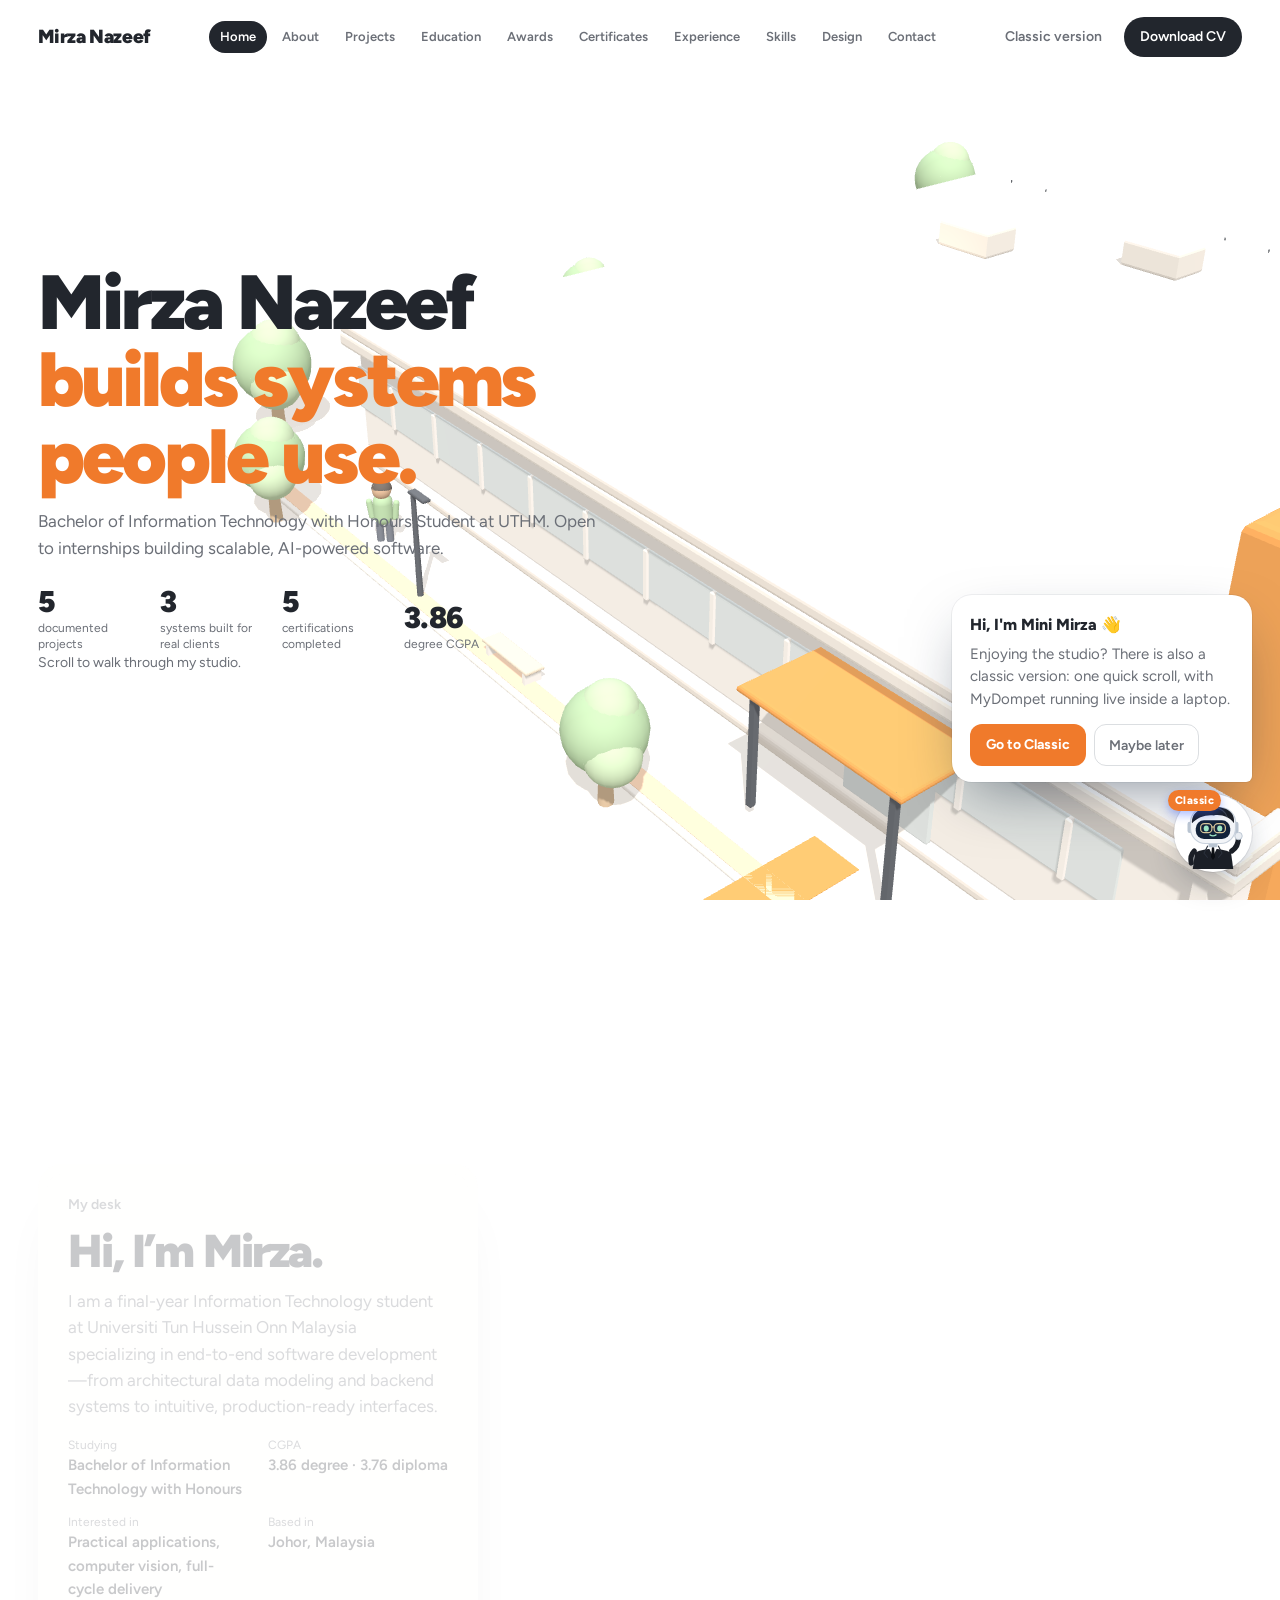
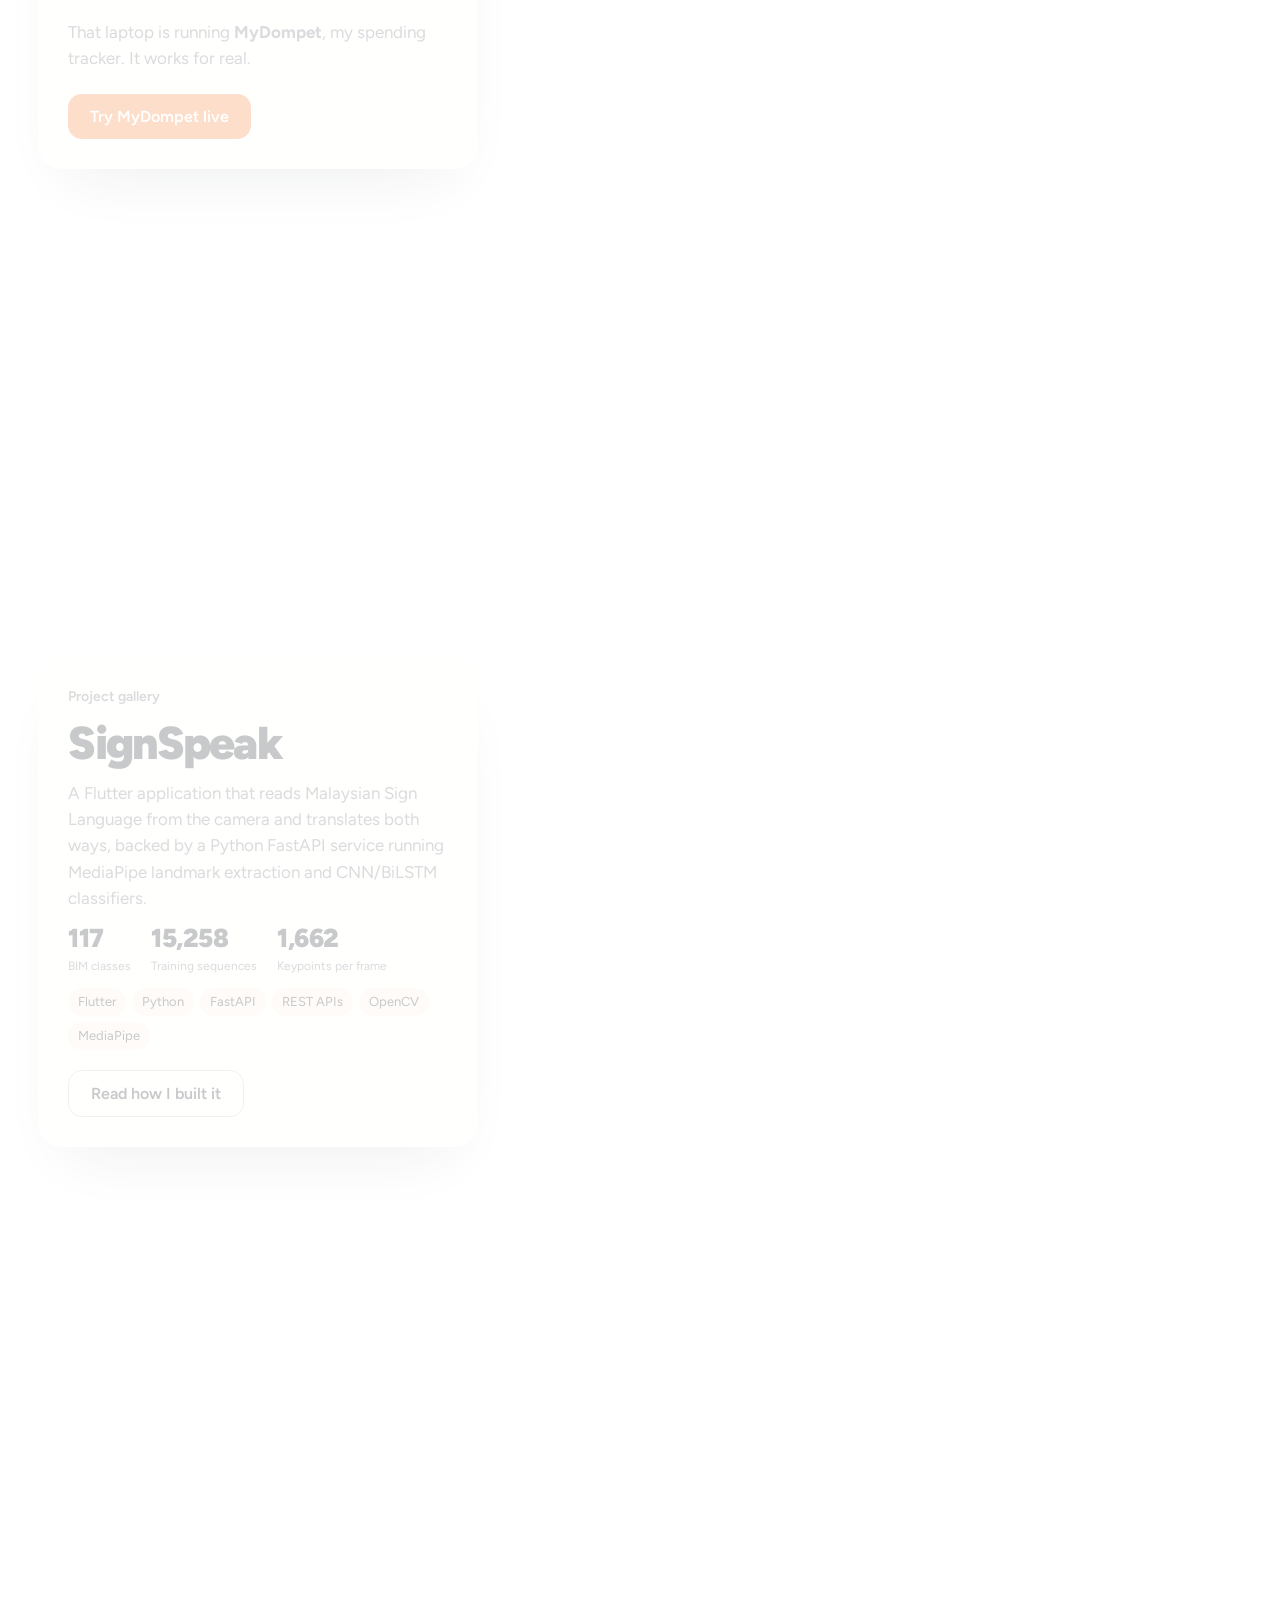
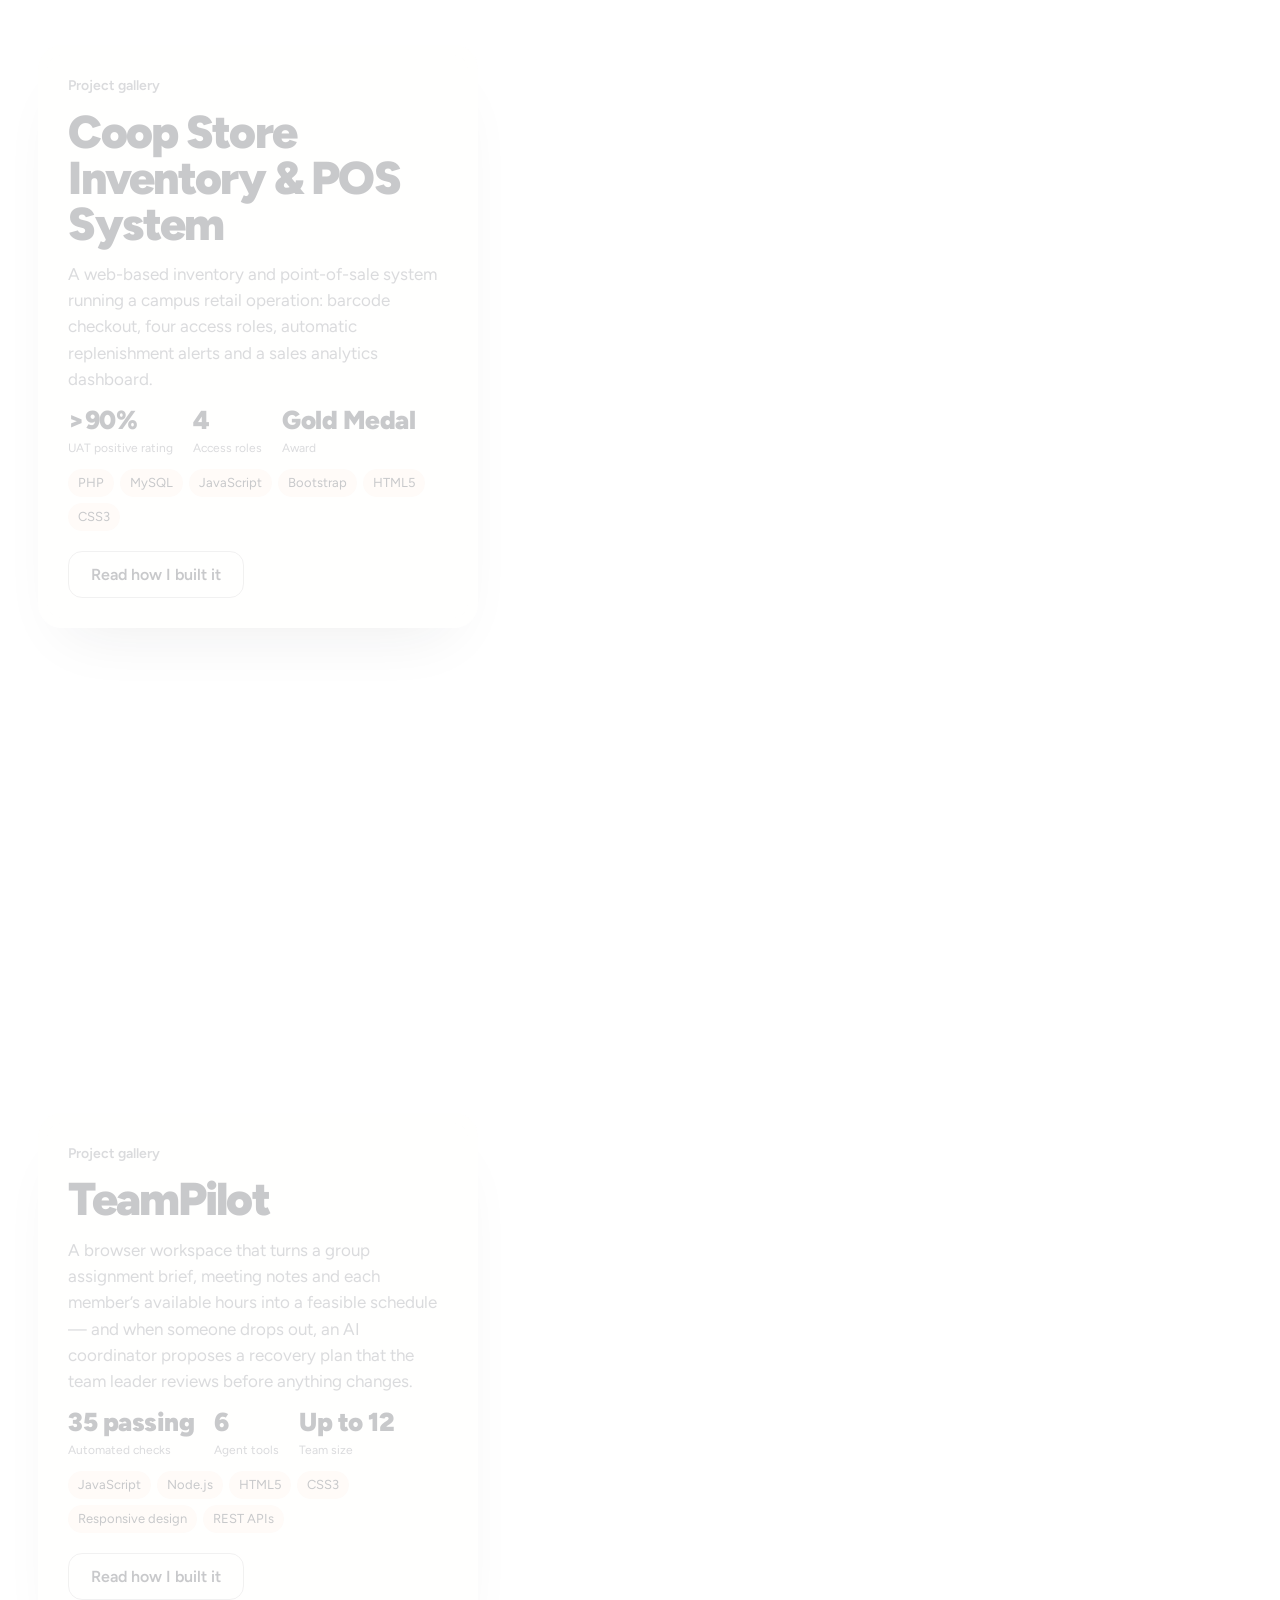
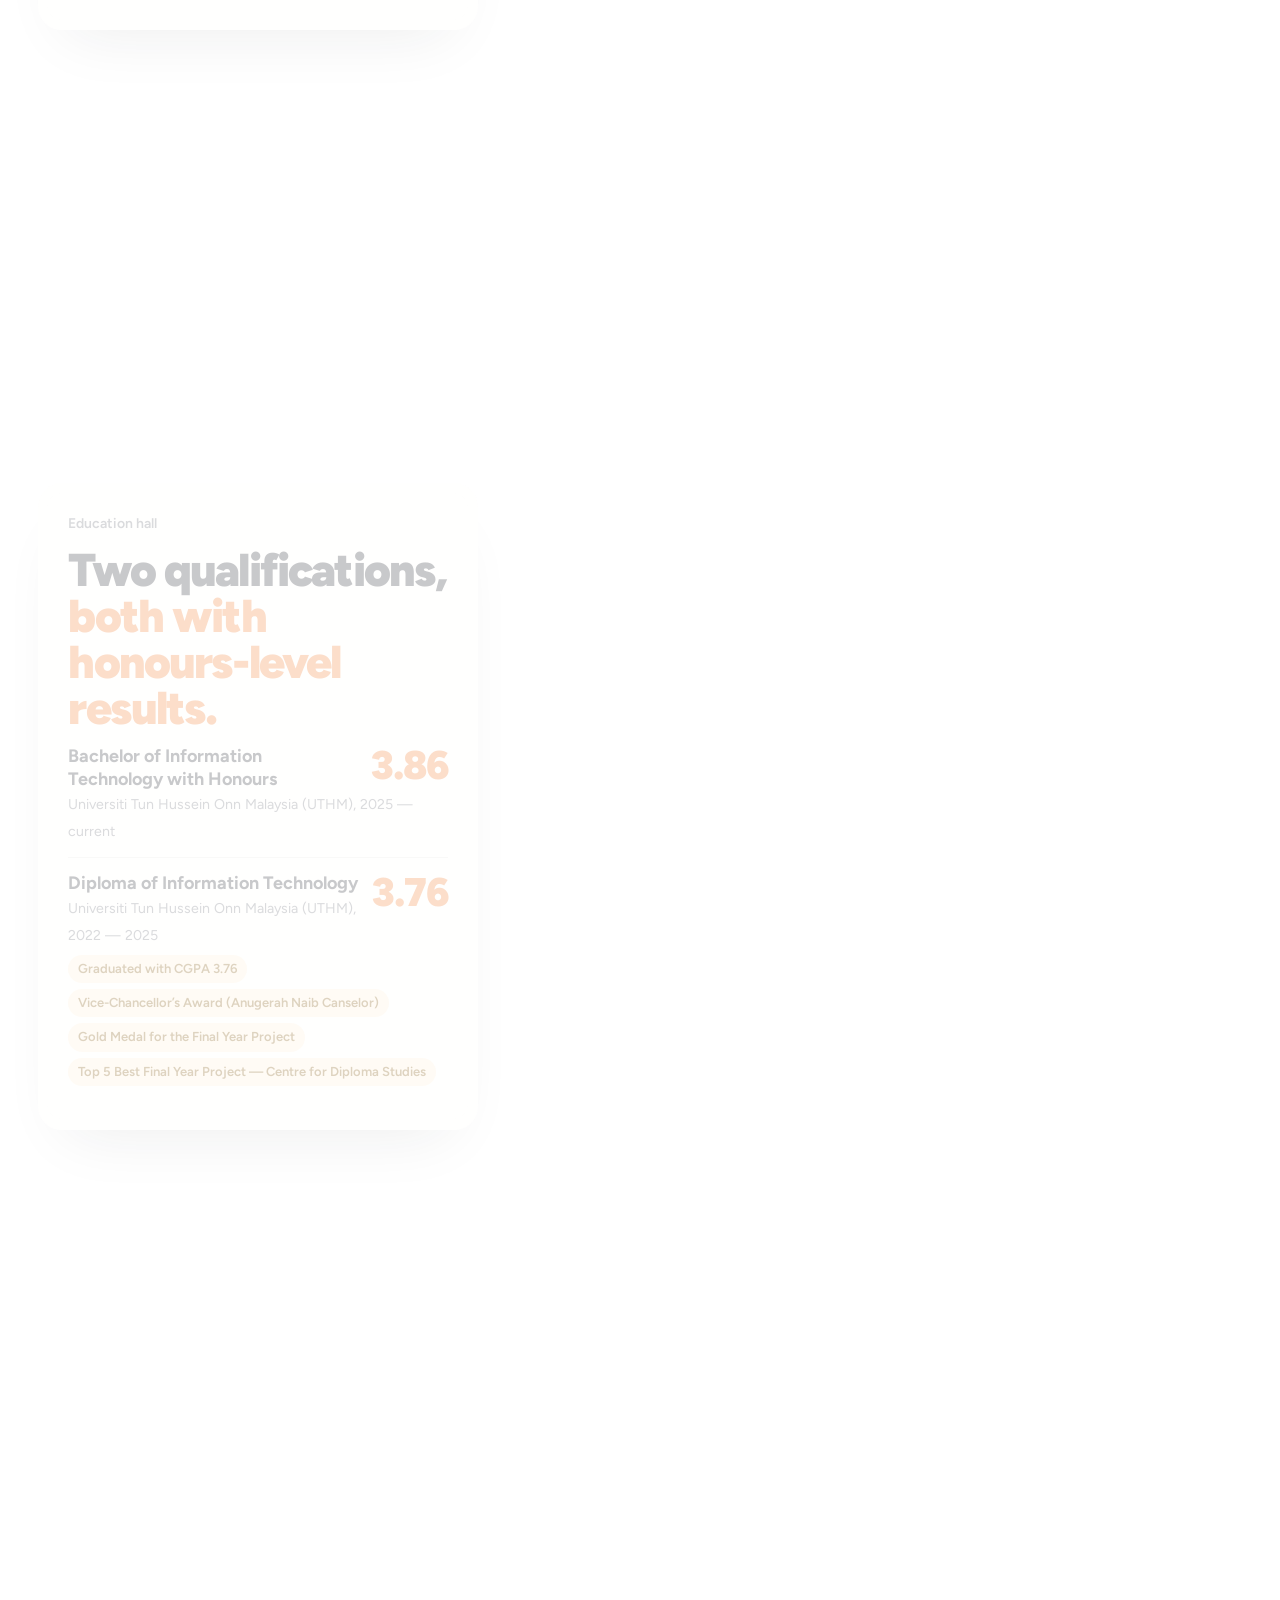
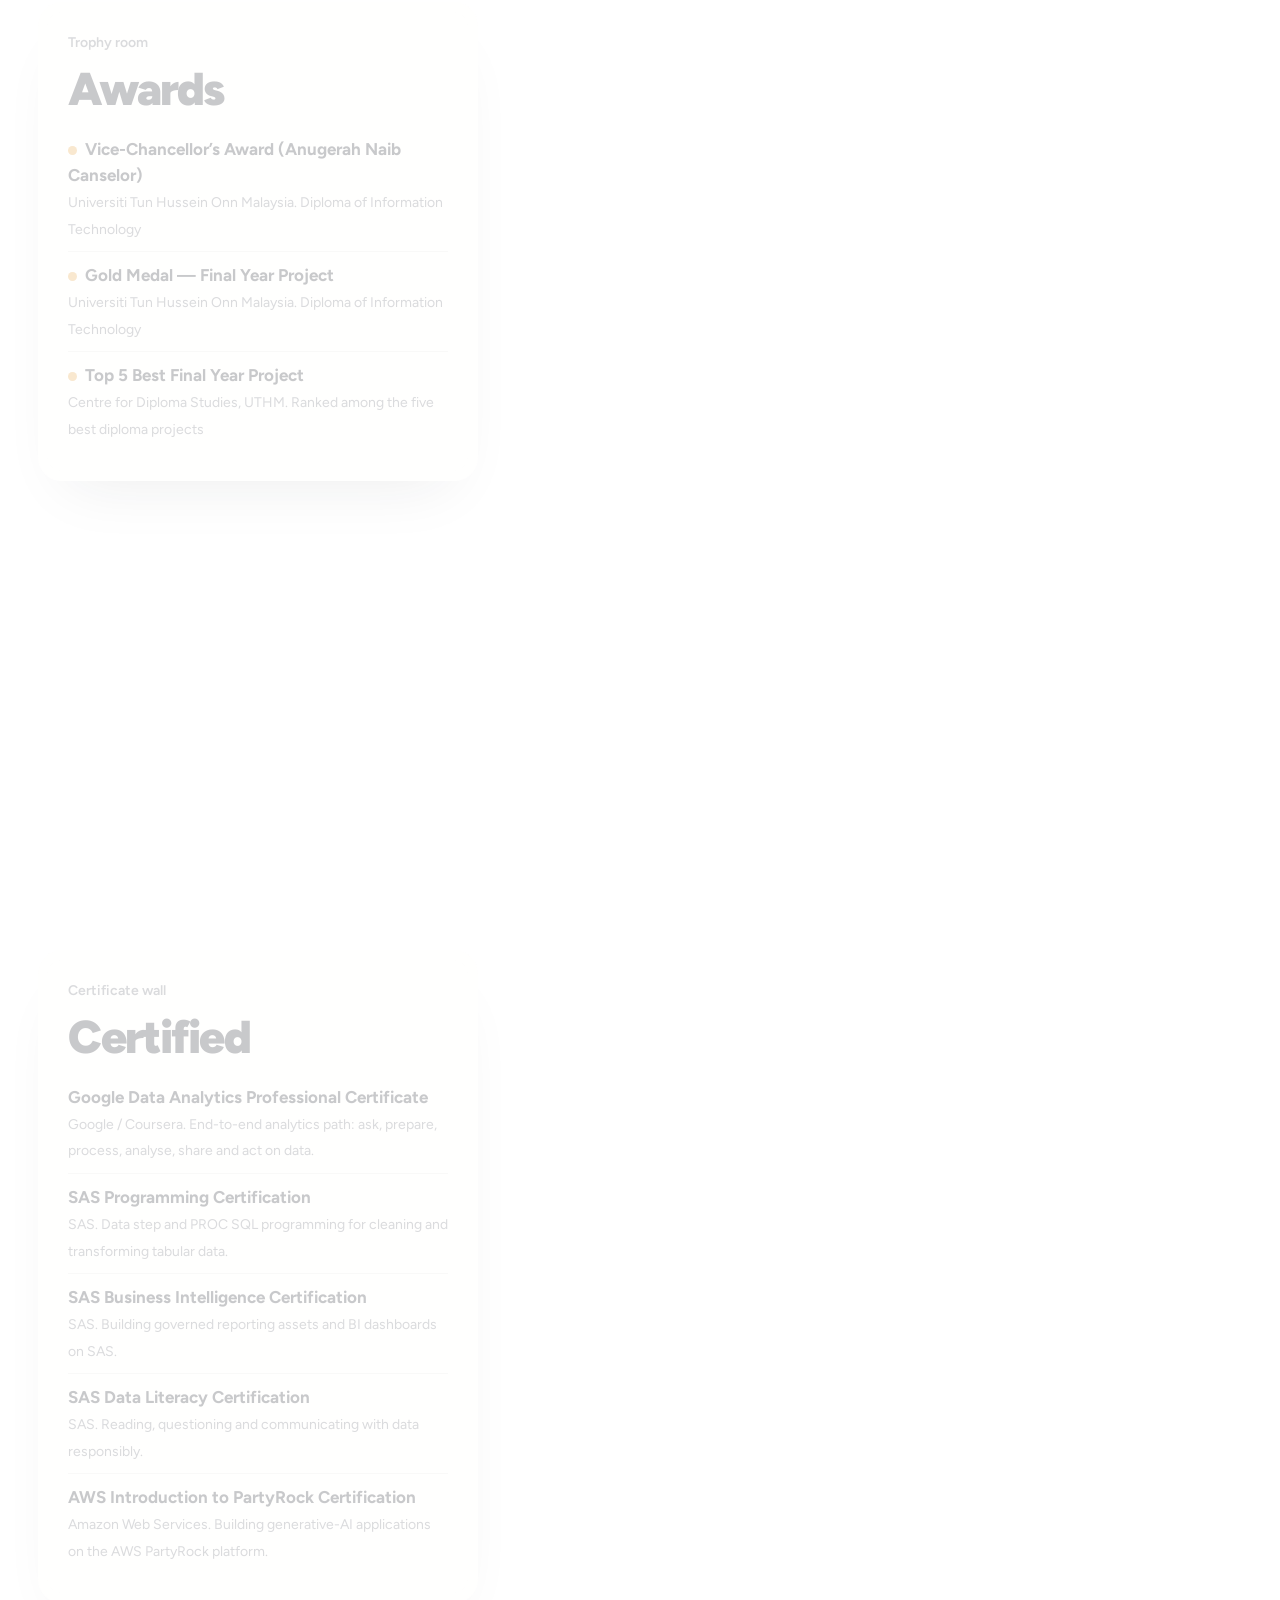
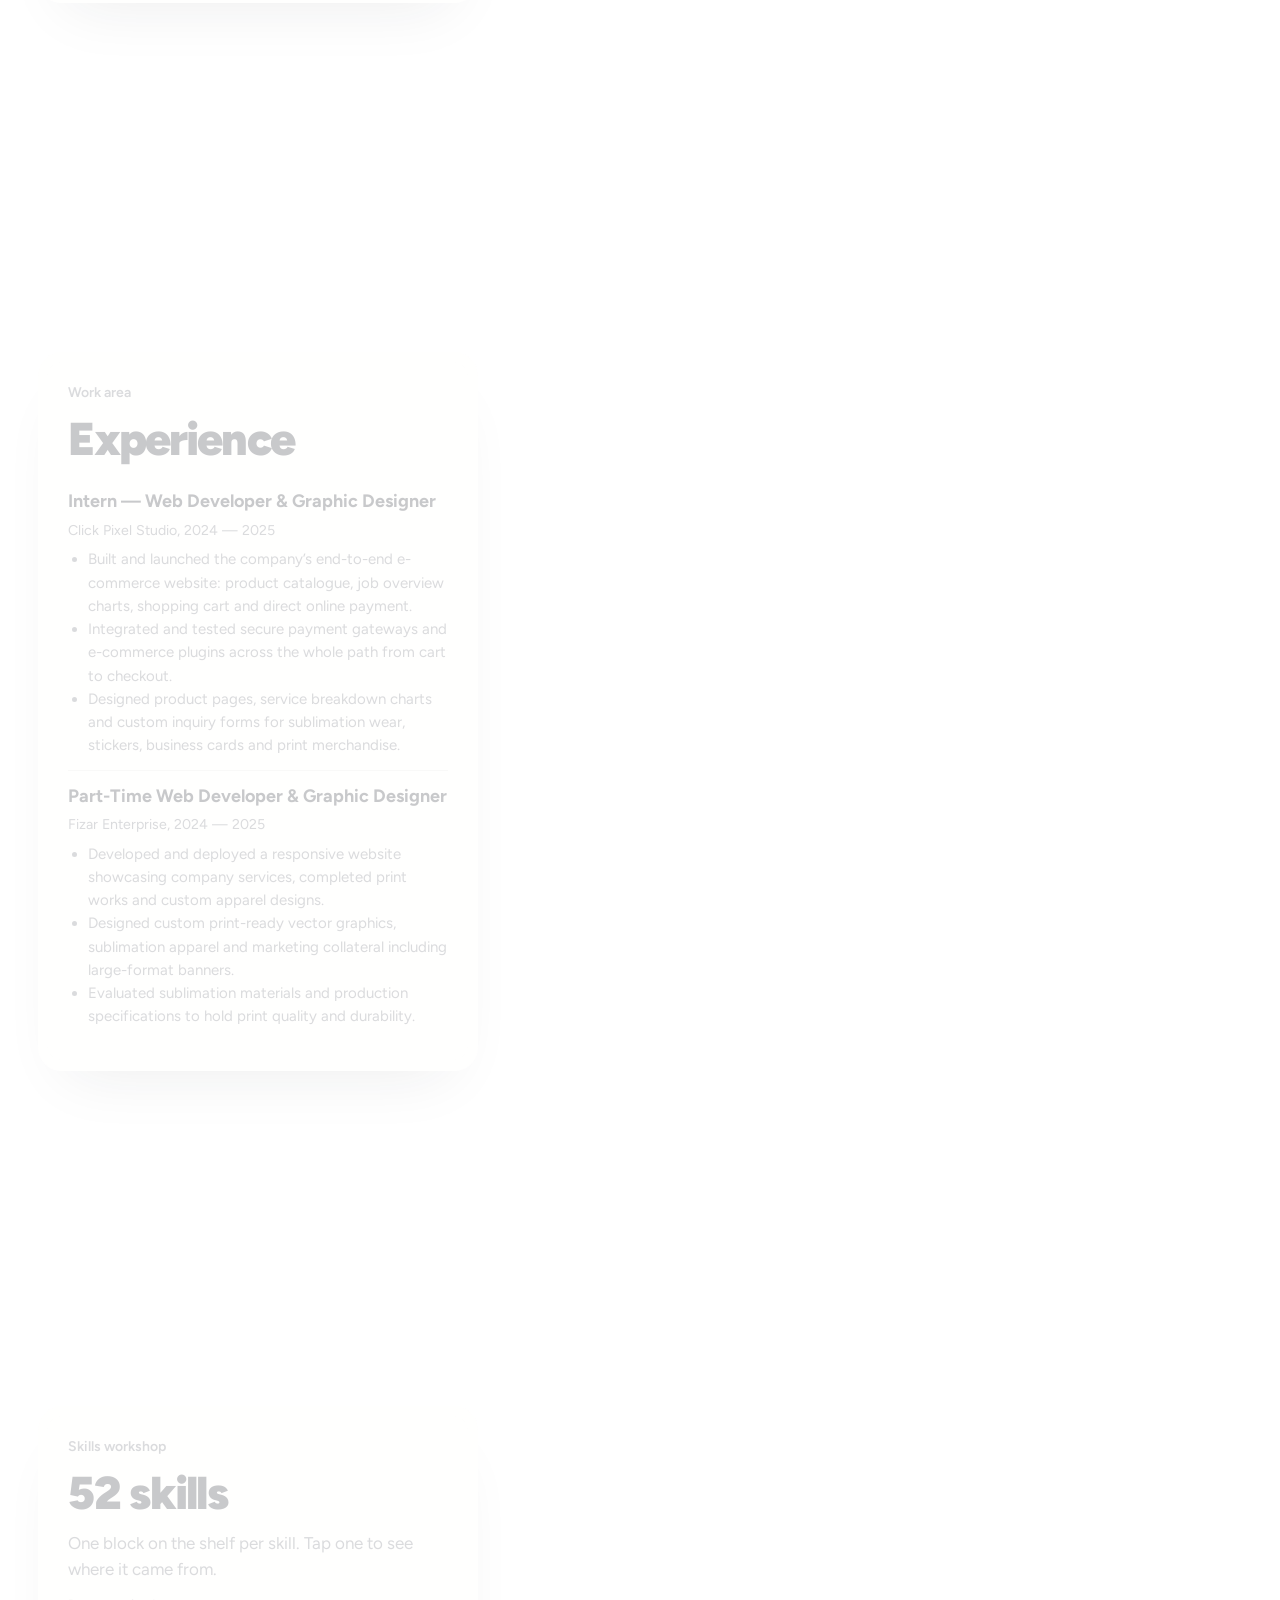
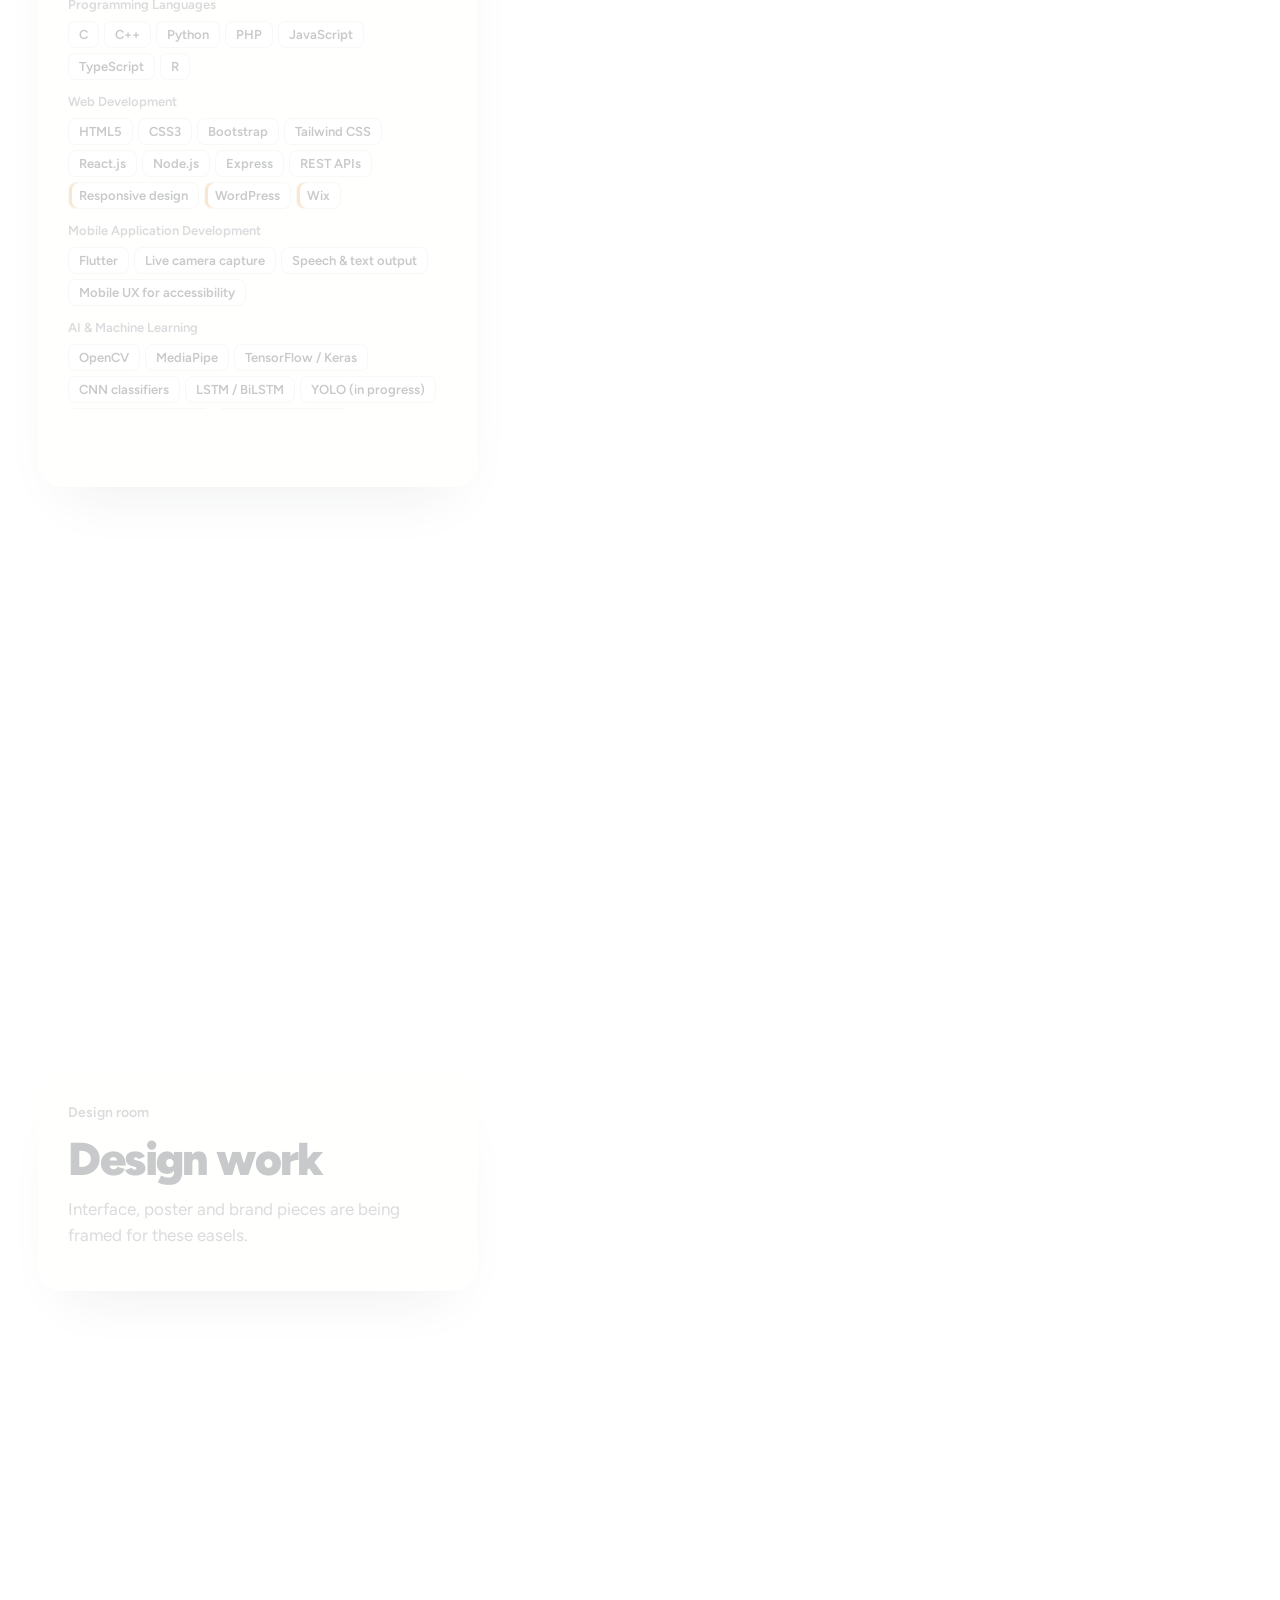
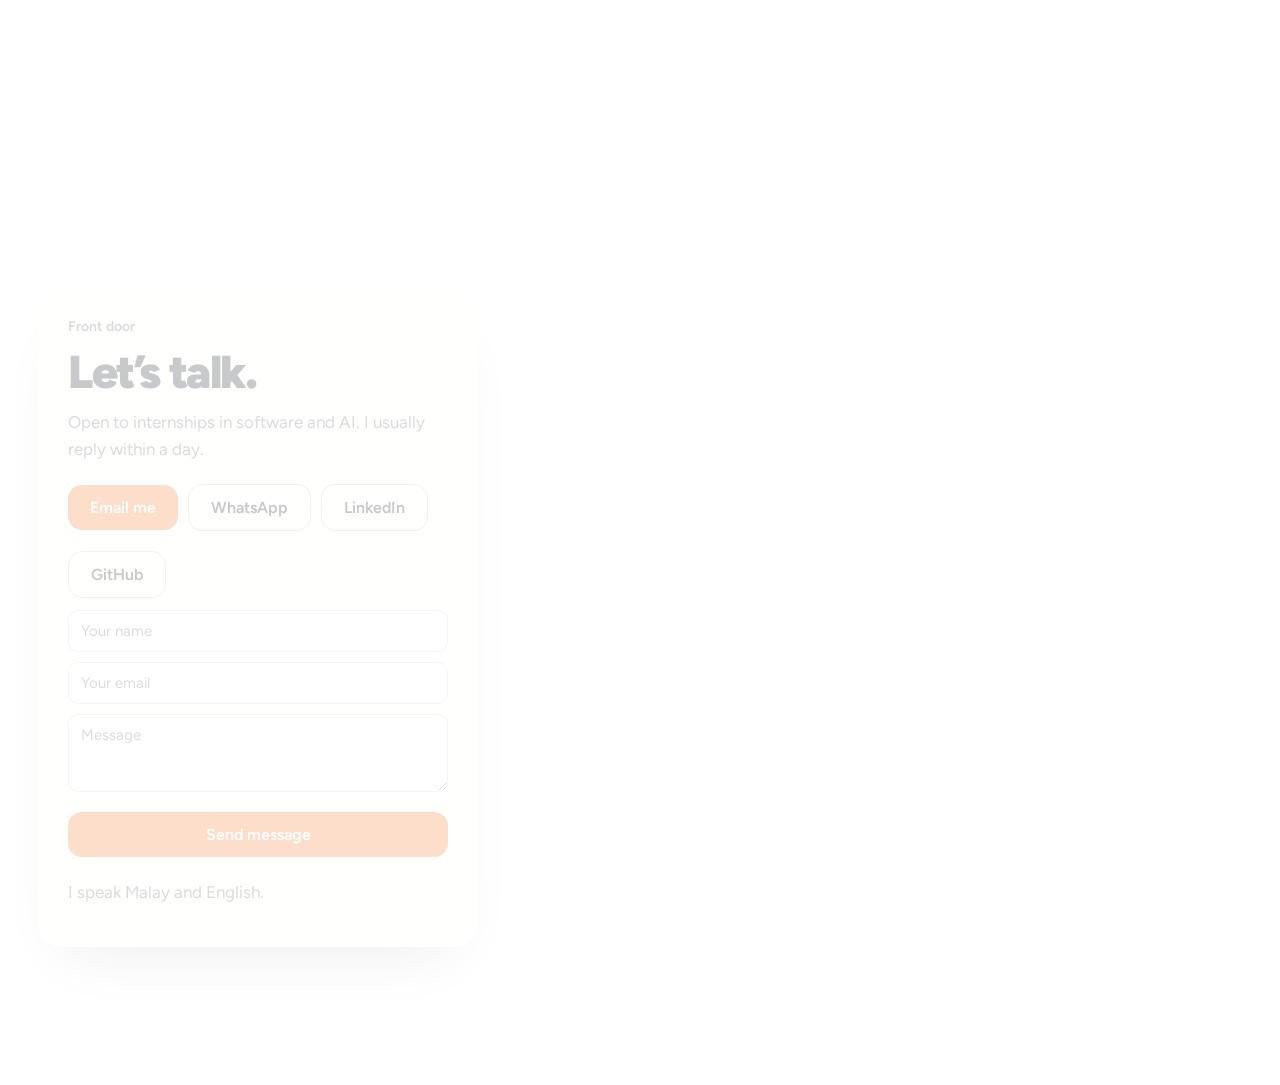
<file: studio/index.html>
<!doctype html>
<html lang="en">
<head>
<meta charset="utf-8">
<meta name="viewport" content="width=device-width, initial-scale=1">
<title>Mirza Studio — the 3D version of Mirza Nazeef’s portfolio</title>
<meta name="description" content="Walk through Mirza Nazeef’s portfolio as a 3D studio: projects, education, awards, certificates, experience and skills, one room at a time.">
<meta property="og:image" content="https://www.mirzanaz.my/assets/og-image.jpg">
<link rel="icon" href="../assets/favicon.svg" type="image/svg+xml">
<link rel="preconnect" href="https://fonts.googleapis.com">
<link rel="preconnect" href="https://fonts.gstatic.com" crossorigin>
<link href="https://fonts.googleapis.com/css2?family=Figtree:wght@400;600;800;900&display=swap" rel="stylesheet">
<link rel="stylesheet" href="studio.css">
<link rel="stylesheet" href="../css/guide.css">
</head>
<body>
<canvas id="world" aria-hidden="true"></canvas>

<nav class="top">
  <a class="mark" href="#stop-0">Mirza Nazeef</a>
  <ol class="rooms" id="roomNav" aria-label="Rooms"></ol>
  <a class="alt" href="../" title="Switch to the classic version of this portfolio">Classic version</a>
  <a class="cv" id="cvLink" href="#">Download CV</a>
</nav>

<!-- each stop is one camera position in the studio; its panel sits beside the room -->
<main id="stops"></main>

<div class="modal" id="appModal" hidden>
  <div class="modal-box" role="dialog" aria-label="MyDompet, live">
    <button class="close" id="closeApp" aria-label="Close the live app">Close</button>
    <iframe id="appFrame" title="MyDompet, a live spending tracker" src="about:blank"></iframe>
  </div>
</div>

<!-- Mini Mirza: the same robot guide as the classic page, leading back to it -->
<aside class="guide" id="guide" aria-label="Guide back to the classic version" data-key="mini-mirza-studio-seen">
  <div class="guide-bubble" id="guideBubble" role="dialog" aria-labelledby="guideTitle" hidden>
    <p class="guide-title" id="guideTitle">Hi, I'm Mini Mirza 👋</p>
    <p>Enjoying the studio? There is also a classic version: one quick scroll, with MyDompet running live inside a laptop.</p>
    <div class="guide-actions">
      <a class="guide-go" href="../">Go to Classic</a>
      <button type="button" class="guide-later" data-later>Maybe later</button>
    </div>
  </div>
  <button type="button" class="guide-bot" aria-expanded="false" aria-controls="guideBubble" title="Mini Mirza: back to the classic version">
    <span class="sr-only">Open Mini Mirza, guide to the classic version</span>
    <svg viewBox="0 0 80 96" aria-hidden="true">
      <g class="g-antenna"><line x1="40" y1="11" x2="40" y2="4" stroke="#9AA8B8" stroke-width="2.5" stroke-linecap="round"/><circle class="g-light" cx="40" cy="4" r="3.6" fill="#2F5BFF"/></g>
      <g class="g-arm"><path d="M65 68 q9 -6 9 -18" stroke="#1B1F27" stroke-width="7" stroke-linecap="round" fill="none"/><circle cx="74" cy="48" r="5" fill="#E9EDF2" stroke="#B9C4D1" stroke-width="1.2"/></g>
      <path d="M15 68 q-6 6 -4 16" stroke="#1B1F27" stroke-width="7" stroke-linecap="round" fill="none"/>
      <path d="M16 70 q24 -10 48 0 l3 22 h-54z" fill="#1B1F27"/>
      <path d="M33 61 h14 l-7 14z" fill="#fff"/>
      <path d="M38.6 63 h2.8 l1.3 13 -2.7 4 -2.7 -4z" fill="#0B0E13"/>
      <path d="M33 61 l-5 10 5 6 M47 61 l5 10 -5 6" stroke="#2A303B" stroke-width="1.4" fill="none"/>
      <rect x="34" y="55" width="12" height="8" rx="2" fill="#B9C4D1"/>
      <rect x="6" y="29" width="7" height="15" rx="3" fill="#B9C4D1"/>
      <rect x="67" y="29" width="7" height="15" rx="3" fill="#B9C4D1"/>
      <rect x="10" y="10" width="60" height="48" rx="20" fill="#F3F5F8" stroke="#C8D1DC" stroke-width="1.5"/>
      <path d="M12 31 C11 15 27 8.5 41 9 C56 9 70 15 68 31 C62 22.5 52 19 41 20.5 C31 19 19 23 12 31z" fill="#1B1F27"/>
      <path d="M41 9.5 C50 11 57 16 59 23" stroke="#3A4250" stroke-width="1.4" fill="none"/>
      <rect x="17" y="27" width="46" height="25" rx="11" fill="#13233A"/>
      <g class="g-eyes" fill="#9EE6C4"><ellipse cx="31" cy="38" rx="3.4" ry="4"/><ellipse cx="49" cy="38" rx="3.4" ry="4"/></g>
      <g fill="none" stroke="#D9C69A" stroke-width="1.6"><rect x="23.5" y="31.5" width="15" height="12" rx="5"/><rect x="41.5" y="31.5" width="15" height="12" rx="5"/><path d="M38.5 36 h3"/></g>
      <path d="M36 46.5 q4 2.6 8 0" stroke="#9EE6C4" stroke-width="1.8" stroke-linecap="round" fill="none"/>
    </svg>
    <span class="guide-tag">Classic</span>
  </button>
</aside>

<script src="../js/content/site.config.js"></script>
<script src="../js/content/skills.data.js"></script>
<script src="../js/content/projects.data.js"></script>
<script src="../js/libs/three.min.js"></script>
<script src="world.js"></script>
<script src="studio.js"></script>
<script src="../js/guide.js"></script>
</body>
</html>
</file>
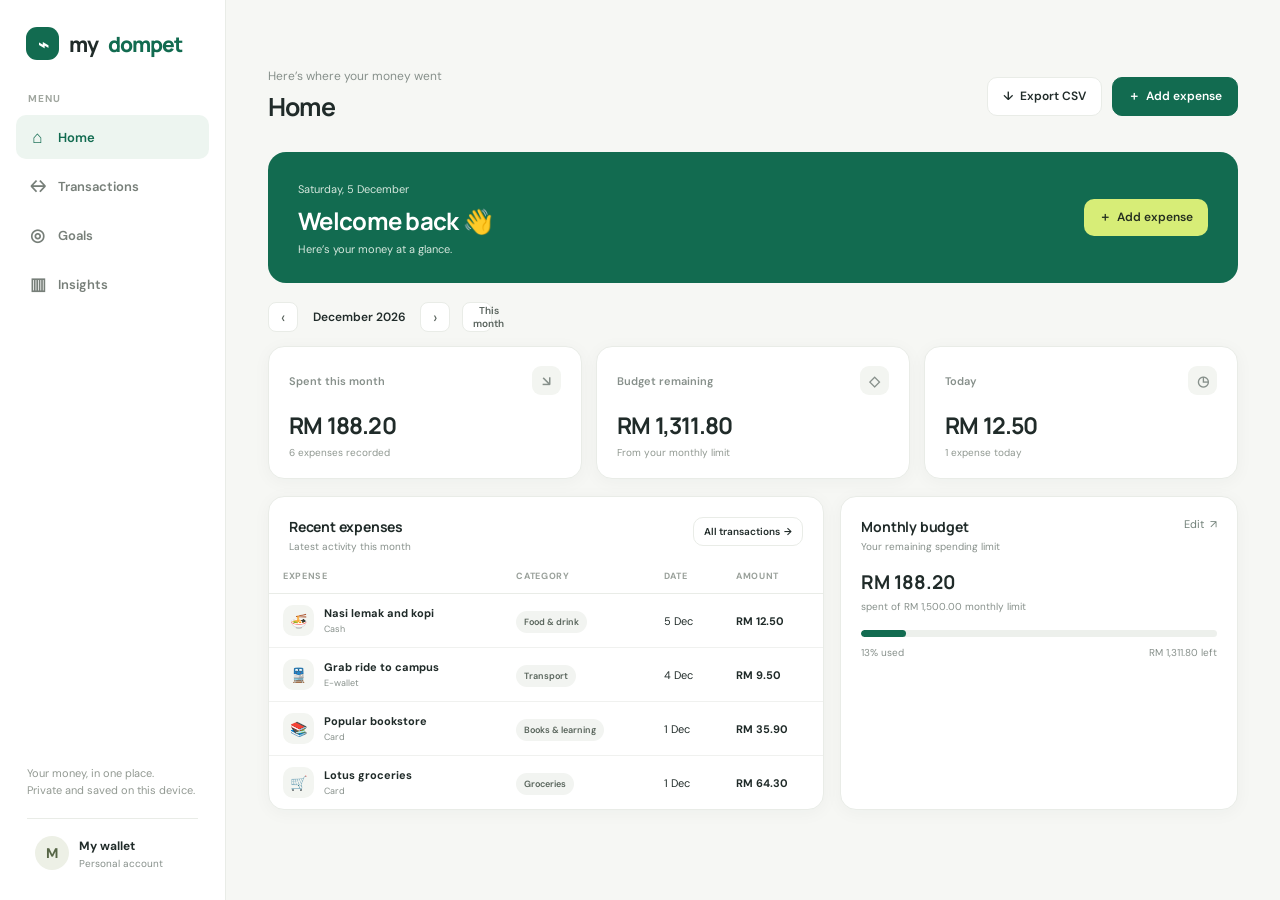
<file: apps/mydompet/index.html>
<!doctype html>
<html lang="en">
<head>
<meta charset="utf-8"><meta name="viewport" content="width=device-width,initial-scale=1"><meta name="theme-color" content="#f7f7f4">
<title>MyDompet — Personal spending</title>
<style>
@import url('https://fonts.googleapis.com/css2?family=DM+Sans:wght@400;500;600;700&family=Manrope:wght@400;500;600;700;800&display=swap');
:root{--bg:#f6f7f4;--paper:#fff;--ink:#202b29;--muted:#87908b;--line:#e9ece7;--green:#126b50;--mint:#e6f3ec;--lime:#d7ed77;--shadow:0 3px 18px #23352b0a;--radius:16px}*{box-sizing:border-box}body{margin:0;background:var(--bg);font-family:'DM Sans',sans-serif;color:var(--ink);font-size:14px}button,input,select{font:inherit}button{cursor:pointer}.layout{display:flex;min-height:100vh}.sidebar{width:226px;background:#fff;border-right:1px solid var(--line);padding:26px 16px;display:flex;flex-direction:column;flex-shrink:0}.brand{display:flex;gap:10px;align-items:center;padding:1px 10px 32px;font:800 21px Manrope,sans-serif;letter-spacing:-1px}.brandmark{width:33px;height:33px;border-radius:11px;background:var(--green);display:grid;place-items:center;color:white;font-size:18px}.brand span{color:var(--green)}.navlabel{font-size:10px;letter-spacing:1.1px;color:#a0a69f;font-weight:700;padding:0 12px 10px}.nav{display:grid;gap:5px}.nav button{border:0;background:transparent;color:#777f79;padding:11px 12px;text-align:left;border-radius:10px;display:flex;gap:11px;align-items:center;font-size:13px;font-weight:600}.nav button.active,.nav button:hover{background:#edf5f0;color:var(--green)}.navico{font-size:17px;width:19px;text-align:center}.sidebottom{margin-top:auto;padding:18px 11px 4px}.sidebottom .small{color:#929992;font-size:11px;line-height:1.6}.profile{border-top:1px solid var(--line);padding:17px 8px 0;margin-top:18px;display:flex;align-items:center;gap:10px}.avatar{background:#edf0e6;width:34px;height:34px;border-radius:50%;display:grid;place-items:center;color:#566546;font-weight:700}.profile b{font-size:12px}.profile small{display:block;color:var(--muted);font-size:10px;margin-top:3px}.main{width:min(1190px,100%);margin:auto;padding:34px 42px 56px}.topbar{display:flex;align-items:center;justify-content:space-between;margin-bottom:28px}.eyebrow{color:var(--muted);font-size:12px;margin-bottom:5px}.topbar h1{font:700 25px Manrope,sans-serif;letter-spacing:-.8px;margin:0}.topactions{display:flex;gap:10px}.button{border:1px solid var(--line);background:#fff;color:var(--ink);padding:10px 15px;border-radius:10px;font-weight:600;font-size:12px;display:inline-flex;align-items:center;gap:8px}.button:hover{border-color:#b7c9bb}.button.primary{background:var(--green);border-color:var(--green);color:#fff}.button.primary:hover{background:#0b583f}.monthrow{display:flex;align-items:center;gap:10px}.monthrow button{border:1px solid var(--line);background:#fff;width:30px;height:30px;border-radius:8px;color:#59635d;font-size:16px}.monthname{font-size:12px;font-weight:600;min-width:102px;text-align:center}.cards{display:grid;grid-template-columns:repeat(4,1fr);gap:14px;margin-bottom:17px}.card,.panel{background:var(--paper);border:1px solid var(--line);border-radius:var(--radius);box-shadow:var(--shadow)}.stat{padding:19px 20px;min-height:125px}.stathead{display:flex;align-items:center;justify-content:space-between;color:var(--muted);font-size:11px;font-weight:600}.statico{height:29px;width:29px;background:#f3f5f1;border-radius:9px;display:grid;place-items:center;font-size:14px}.statvalue{font:700 23px Manrope,sans-serif;letter-spacing:-.8px;margin:14px 0 5px}.statnote{font-size:10px;color:#909891}.green{color:var(--green)}.overview{display:grid;grid-template-columns:minmax(0,1.65fr) minmax(280px,1fr);gap:16px;margin-bottom:17px}.panel{padding:20px}.panelhead{display:flex;align-items:flex-start;justify-content:space-between;margin-bottom:16px}.paneltitle{font:700 14px Manrope,sans-serif;letter-spacing:-.2px}.panelsub{font-size:10px;color:var(--muted);margin-top:4px}.legend{font-size:10px;color:var(--muted);display:flex;align-items:center;gap:6px}.dot{width:7px;height:7px;border-radius:50%;background:var(--green)}.chart{height:190px;position:relative}.chart svg{width:100%;height:100%;overflow:visible}.chartgrid{stroke:#edf0ec;stroke-width:1}.chartlabel{fill:#99a19b;font:10px 'DM Sans',sans-serif}.goal-total{font:700 19px Manrope,sans-serif;margin-bottom:5px}.goalbar{height:7px;border-radius:5px;background:#edf0ec;overflow:hidden;margin:17px 0 9px}.goalbar span{height:100%;display:block;background:var(--green);border-radius:5px;transition:width .25s}.goalcaption{font-size:10px;color:var(--muted);display:flex;justify-content:space-between}.goalitems{display:grid;gap:17px;margin-top:20px}.goalitem{display:flex;gap:11px;align-items:flex-start}.goalicon{width:31px;height:31px;border-radius:10px;background:#f1f5ed;display:grid;place-items:center;font-size:14px;flex-shrink:0}.goalcontent{flex:1;min-width:0}.goalname{font-size:11px;font-weight:700;display:flex;justify-content:space-between;gap:8px}.goalname strong{font-size:11px;white-space:nowrap}.goalmeta{font-size:10px;color:var(--muted);margin-top:4px}.goalitem .goalbar{height:5px;margin:8px 0 0}.lower{display:grid;grid-template-columns:minmax(0,1.65fr) minmax(280px,1fr);gap:16px}.transactions{padding:0}.transactions .panelhead{padding:20px 20px 0;margin-bottom:6px}.tablewrap{overflow-x:auto}table{border-collapse:collapse;width:100%;text-align:left}th{font-size:9px;letter-spacing:.65px;text-transform:uppercase;color:#9aa19b;font-weight:700;padding:11px 18px;border-bottom:1px solid var(--line)}td{padding:12px 18px;border-bottom:1px solid #f0f1ef;font-size:11px;white-space:nowrap}tr:last-child td{border-bottom:0}.merchant{display:flex;align-items:center;gap:10px}.merchantico{width:31px;height:31px;border-radius:10px;background:#f3f5f1;display:grid;place-items:center;font-size:14px}.merchantname{font-weight:700;font-size:11px}.merchantdate{color:var(--muted);font-size:9px;margin-top:3px}.pill{padding:5px 8px;border-radius:20px;font-size:9px;font-weight:600;background:#f2f4f1;color:#58645b}.amount{font-weight:700}.viewall{padding:12px 18px;border-top:1px solid var(--line);font-size:10px;color:var(--green);font-weight:700;text-align:center;cursor:pointer}.categorylist{display:grid;gap:16px}.catline{display:flex;justify-content:space-between;font-size:10px;margin-bottom:7px}.catname{display:flex;align-items:center;gap:7px;font-weight:600}.catamount{color:#69726b}.catbar{height:5px;background:#f0f2ef;border-radius:5px;overflow:hidden}.catbar i{height:100%;display:block;background:#75ae8e;border-radius:5px}.empty{text-align:center;padding:27px 14px;color:#909891;font-size:11px}.emptyicon{font-size:24px;margin-bottom:8px}.modalback{position:fixed;inset:0;background:#17211dcc;display:none;align-items:center;justify-content:center;padding:20px;z-index:5}.modalback.open{display:flex}.modal{width:min(540px,100%);max-height:92vh;overflow:auto;background:white;border-radius:18px;box-shadow:0 25px 90px #1115;padding:24px}.modalhead{display:flex;justify-content:space-between;align-items:flex-start;margin-bottom:20px}.modalhead h2{font:700 19px Manrope,sans-serif;margin:0}.modalhead p{color:var(--muted);font-size:11px;margin:5px 0}.close{border:0;background:#f2f4f1;width:31px;height:31px;border-radius:9px;font-size:17px}.formgrid{display:grid;grid-template-columns:1fr 1fr;gap:13px}.field{display:grid;gap:6px}.field.full{grid-column:1/-1}.field label{font-size:10px;font-weight:700;color:#58615b}.field input,.field select{width:100%;border:1px solid #e3e8e2;border-radius:9px;padding:10px 11px;outline:0;background:#fff;color:var(--ink);font-size:12px}.field input:focus,.field select:focus{border-color:#75a78d;box-shadow:0 0 0 3px #126b5012}.receiptbox{border:1px dashed #cfd8d0;background:#fafbf9;border-radius:11px;padding:13px;display:flex;align-items:center;gap:12px}.receiptbox input{font-size:10px;max-width:210px}.receiptbox small{font-size:10px;color:var(--muted);display:block;margin-top:3px}.formfooter{display:flex;justify-content:flex-end;gap:9px;margin-top:20px}.toast{position:fixed;bottom:22px;right:22px;background:#1e3028;color:white;padding:12px 17px;border-radius:10px;font-size:12px;box-shadow:0 6px 26px #101b1833;opacity:0;transform:translateY(8px);transition:.2s;pointer-events:none;z-index:9}.toast.show{opacity:1;transform:none}.mobilebrand{display:none}.receiptthumb{width:38px;height:38px;object-fit:cover;border-radius:7px}.goaledit{background:none;border:0;color:#718078;font-size:11px;padding:0}.deletebtn{border:0;background:none;color:#a6aaa6;font-size:14px}.deletebtn:hover{color:#a43d3d}.rowactions{white-space:nowrap}.editbtn{border:0;background:none;color:#a6aaa6;font-size:14px;margin-right:6px}.editbtn:hover{color:var(--green)}
@media(max-width:900px){.sidebar{width:190px}.main{padding:26px 24px 40px}.cards{grid-template-columns:repeat(2,1fr)}.overview,.lower{grid-template-columns:1fr 1fr}.homecards{grid-template-columns:repeat(3,1fr)}.homebottom,.goalpagegrid,.insightgrid{grid-template-columns:1fr 1fr}.stat{min-height:112px}}
@media(max-width:650px){.layout{display:block;padding-bottom:62px}.sidebar{position:fixed;bottom:0;left:0;right:0;width:auto;height:59px;padding:5px 9px;border-right:0;border-top:1px solid var(--line);z-index:3;display:block}.brand,.navlabel,.sidebottom{display:none}.nav{display:flex;justify-content:space-around;height:100%;gap:1px}.nav button{padding:5px 10px;display:flex;flex-direction:column;justify-content:center;gap:1px;font-size:9px;flex:1;text-align:center}.navico{font-size:17px}.main{padding:22px 15px 30px}.topbar{align-items:flex-start;margin-bottom:17px}.topbar h1{font-size:22px}.eyebrow{font-size:10px}.topactions{gap:6px}.button{padding:9px 11px;font-size:10px}.button.export{display:none}.cards{grid-template-columns:1fr 1fr;gap:9px;margin-bottom:10px}.homecards{grid-template-columns:1fr 1fr}.homecards .stat:last-child{grid-column:1/-1}.stat{padding:14px 13px;min-height:100px}.statvalue{font-size:20px;margin-top:12px}.stathead{font-size:10px}.statico{height:25px;width:25px}.overview,.lower,.homebottom,.goalpagegrid,.insightgrid{grid-template-columns:1fr;gap:10px;margin-bottom:10px}.welcome{padding:22px 18px;min-height:115px}.welcome h2{font-size:20px}.welcome .button{padding:9px}.pagebar{align-items:flex-start;gap:10px;flex-wrap:wrap}.pagebar h2{font-size:18px}.pagecontrols{width:100%;justify-content:space-between}.panel{padding:16px}.chart{height:155px}.widechart{height:195px}.goalitems{gap:15px}.tablewrap{margin:0 -4px}th,td{padding:10px 11px}.transactions .panelhead{padding:16px 16px 0}.formgrid{grid-template-columns:1fr 1fr}.receiptbox{align-items:flex-start;flex-direction:column}.receiptbox input{max-width:100%}.monthname{min-width:90px}.monthrow button{width:27px;height:27px}}
 .page{display:none}.page.active{display:block}.welcome{background:var(--green);color:#fff;border-radius:18px;padding:27px 30px;margin:0 0 19px;display:flex;justify-content:space-between;align-items:center;min-height:127px;overflow:hidden;position:relative}.welcome small,.welcome p{font-size:11px;color:#d5e7dd}.welcome h2{font:700 24px Manrope,sans-serif;margin:7px 0 5px;letter-spacing:-.7px}.welcome p{margin:0}.welcome .button{z-index:1;border:0;background:var(--lime);color:#253020}.homecards{grid-template-columns:repeat(3,1fr);margin-bottom:17px}.homecards .stat{min-height:110px}.homebottom{display:grid;grid-template-columns:1.4fr 1fr;gap:16px}.homebottom .transactions{padding:0}.homebottom .transactions .panelhead{padding:20px 20px 0}.homebottom .transactions th,.homebottom .transactions td{padding:11px 14px}.pagebar{display:flex;align-items:center;justify-content:space-between;margin:0 0 19px}.pagebar h2{font:700 20px Manrope,sans-serif;letter-spacing:-.5px;margin:0}.pagebar p{font-size:11px;color:var(--muted);margin:5px 0 0}.pagecontrols{display:flex;align-items:center;gap:8px}.filterbox{border:1px solid var(--line);background:white;border-radius:9px;padding:9px 10px;font-size:11px;color:var(--ink)}.txpage{padding:0}.txpage .panelhead{padding:19px 20px 0}.txpage .tablewrap{padding-bottom:6px}.goalpagegrid,.insightgrid{display:grid;grid-template-columns:1.2fr 1fr;gap:16px}.goalintro{background:#f3f7ee;border-radius:12px;padding:16px 18px;font-size:11px;color:#657264;line-height:1.6;margin-bottom:15px}.goalintro b{color:#2e4938}.goalsettings{margin-top:14px}.goalsettings .button{width:100%;justify-content:center}.widechart{height:265px}
@media(max-width:900px){.goalpagegrid,.insightgrid{grid-template-columns:1fr 1fr}}
@media(max-width:650px){.homecards{grid-template-columns:1fr 1fr}.homecards .stat:last-child{grid-column:1/-1}.homebottom,.goalpagegrid,.insightgrid{grid-template-columns:1fr;gap:10px}.welcome{padding:22px 18px;min-height:115px}.welcome h2{font-size:20px}.welcome .button{padding:9px}.pagebar{align-items:flex-start;gap:10px;flex-wrap:wrap}.pagebar h2{font-size:18px}.pagecontrols{width:100%;justify-content:space-between}.widechart{height:195px}}
.scanstatus{display:block;color:#718078;font-size:10px;line-height:1.5;margin-top:7px}.scanstatus.busy{color:#126b50;font-weight:600}#scanReceipt{margin-top:9px;padding:8px 11px;font-size:10px}#scanReceipt:disabled{opacity:.6;cursor:wait}/* let wide tables scroll inside their panel instead of widening the page */.main,.homebottom>*,.overview>*,.lower>*,.goalpagegrid>*,.insightgrid>*{min-width:0}</style></head>
<body><div class="layout"><aside class="sidebar"><div class="brand"><div class="brandmark">⌁</div>my<span>dompet</span></div><div class="navlabel">MENU</div><nav class="nav"><button class="active" data-nav="home"><span class="navico">⌂</span>Home</button><button data-nav="transactions"><span class="navico">↔</span>Transactions</button><button data-nav="goals"><span class="navico">◎</span>Goals</button><button data-nav="insights"><span class="navico">▥</span>Insights</button></nav><div class="sidebottom"><div class="small">Your money, in one place.<br>Private and saved on this device.</div><div class="profile"><div class="avatar">M</div><div><b>My wallet</b><small>Personal account</small></div></div></div></aside>
<main class="main"><header class="topbar"><div><div class="eyebrow" id="greeting">Good to see you</div><h1 id="pageTitle">Home</h1></div><div class="topactions"><button class="button export" id="exportBtn">↓ &nbsp;Export CSV</button><button class="button primary" id="addBtn">＋ &nbsp;Add expense</button></div></header>
<section class="page active" id="page-home"><div class="welcome"><div><small id="welcomeDate">Your personal wallet</small><h2>Welcome back 👋</h2><p>Here’s your money at a glance.</p></div><button class="button" id="welcomeAdd">＋ &nbsp;Add expense</button></div><div class="monthrow" style="margin-bottom:14px"><button id="prevMonth" aria-label="Previous month">‹</button><div class="monthname" id="monthName"></div><button id="nextMonth" aria-label="Next month">›</button><button class="button" id="thisMonth" style="margin-left:2px;padding:7px 10px;font-size:10px">This month</button></div><section class="cards homecards" id="stats"></section><section class="homebottom"><article class="panel transactions"><div class="panelhead"><div><div class="paneltitle">Recent expenses</div><div class="panelsub">Latest activity this month</div></div><button class="button" id="allTx" style="font-size:10px;padding:7px 10px">All transactions&nbsp; →</button></div><div class="tablewrap"><table><thead><tr><th>Expense</th><th>Category</th><th>Date</th><th>Amount</th></tr></thead><tbody id="homeTxBody"></tbody></table><div class="empty" id="homeTxEmpty"><div class="emptyicon">🧾</div>No expenses yet. Add your first receipt.</div></div></article><article class="panel"><div class="panelhead"><div><div class="paneltitle">Monthly budget</div><div class="panelsub">Your remaining spending limit</div></div><button class="goaledit" id="homeEditGoals">Edit&nbsp; ↗</button></div><div id="homeBudget"></div></article></section></section>
<section class="page" id="page-transactions"><div class="pagebar"><div><h2>Transactions</h2><p>All your recorded expenses.</p></div><div class="pagecontrols"><div class="monthrow"><button id="prevMonthTx" aria-label="Previous month">‹</button><div class="monthname" id="monthNameTx"></div><button id="nextMonthTx" aria-label="Next month">›</button></div><button class="button export" id="exportBtn2">↓ Export CSV</button></div></div><article class="panel txpage"><div class="panelhead"><div><div class="paneltitle">Expenses</div><div class="panelsub" id="txCount"></div></div><input id="txSearch" class="filterbox" type="search" placeholder="Search expenses"></div><div class="tablewrap"><table><thead><tr><th>Expense</th><th>Category</th><th>Date</th><th>Amount</th><th></th></tr></thead><tbody id="txBody"></tbody></table><div class="empty" id="txEmpty"><div class="emptyicon">🧾</div>No expenses for this month.</div></div></article></section>
<section class="page" id="page-goals"><div class="pagebar"><div><h2>Spending goals</h2><p>Set limits and see how much you have left.</p></div><button class="button primary" id="editGoals">✎ &nbsp;Edit goals</button></div><div class="goalpagegrid"><article class="panel"><div class="panelhead"><div><div class="paneltitle">Your progress</div><div class="panelsub" id="goalMonthLabel">Spending progress for this month</div></div></div><div class="goalintro"><b>A little planning goes a long way.</b><br>Set a daily, weekly, monthly, or yearly spending limit. MyDompet tracks your recorded expenses against each goal.</div><div id="goals"></div></article><article class="panel"><div class="panelhead"><div><div class="paneltitle">Monthly budget</div><div class="panelsub">Left to spend after this month's expenses</div></div></div><div id="goalBudget"></div><div class="goalsettings"><button class="button" id="goalEdit2">Manage spending limits</button></div></article></div></section>
<section class="page" id="page-insights"><div class="pagebar"><div><h2>Spending insights</h2><p>See where your money goes.</p></div><div class="pagecontrols"><div class="monthrow"><button id="prevMonthIn" aria-label="Previous month">‹</button><div class="monthname" id="monthNameIn"></div><button id="nextMonthIn" aria-label="Next month">›</button></div></div></div><div class="insightgrid"><article class="panel"><div class="panelhead"><div><div class="paneltitle">Spending over time</div><div class="panelsub" id="chartSub">Daily spending</div></div><div class="legend"><i class="dot"></i> Spending</div></div><div class="chart widechart" id="chart"></div><div class="insightstats" id="insightStats"></div></article><article class="panel"><div class="panelhead"><div><div class="paneltitle">By category</div><div class="panelsub">This month's spending breakdown</div></div></div><div class="categorylist" id="categories"></div></article></div></section>
</main></div>
<div class="modalback" id="expenseModal"><form class="modal" id="expenseForm"><div class="modalhead"><div><h2 id="expenseTitle">Add an expense</h2><p>Enter the details from your receipt.</p></div><button type="button" class="close" data-close>×</button></div><div class="formgrid"><div class="field full"><label for="merchant">Merchant or description</label><input id="merchant" required maxlength="70" placeholder="e.g. Lunch at Nasi Lemak House"></div><div class="field"><label for="amount">Amount (RM)</label><input id="amount" type="number" min="0.01" step="0.01" required placeholder="0.00"></div><div class="field"><label for="date">Date</label><input id="date" type="date" required></div><div class="field"><label for="category">Category</label><select id="category"></select></div><div class="field"><label for="payment">Payment method</label><select id="payment"><option>Card</option><option>Cash</option><option>Online banking</option><option>E-wallet</option><option>Other</option></select></div><div class="field full"><label>Receipt photo <span style="font-weight:400;color:#89928b">(optional)</span></label><div class="receiptbox"><div style="font-size:19px">▧</div><div><input type="file" id="receipt" accept="image/*" capture="environment"><button type="button" class="button" id="scanReceipt">Scan receipt</button><small id="receiptScanStatus" class="scanstatus">Image stays on this device. First scan needs an internet connection.</small><small id="receiptNote">Attach a photo of your receipt for reference.</small></div><img id="receiptPreview" class="receiptthumb" style="display:none" alt="Receipt preview"></div></div></div><div class="formfooter"><button type="button" class="button" data-close>Cancel</button><button type="submit" class="button primary">Save expense&nbsp; →</button></div></form></div>
<div class="modalback" id="goalModal"><form class="modal" id="goalForm"><div class="modalhead"><div><h2>Set spending goals</h2><p>Choose a spending limit for each period.</p></div><button type="button" class="close" data-close>×</button></div><div class="formgrid" id="goalFields"></div><div class="formfooter"><button type="button" class="button" data-close>Cancel</button><button class="button primary" type="submit">Save goals&nbsp; →</button></div></form></div><div class="toast" id="toast"></div>
<div id="viewAllRows" hidden></div><script>
(()=>{'use strict';const CATS=['Food & drink','Groceries','Transport','Shopping','Books & learning','Bills & utilities','Health','Entertainment','Travel','Home','Other'];const ICON={'Food & drink':'🍜','Groceries':'🛒','Transport':'🚆','Shopping':'🛍️','Books & learning':'📚','Bills & utilities':'💡','Health':'💊','Entertainment':'🎬','Travel':'✈️','Home':'🏠','Other':'✦'};const COLORS=['#347c59','#79ab78','#d6a34d','#8494bb','#bb8078','#78a6a1','#ab94bd','#cf8d64','#7890a5','#9ca46f','#b5a995'];const KEY='mydompet-v1';let db=load(),cursor=new Date(),showAll=false,receiptData='',editingId='',toastTimer;function load(){try{let d=JSON.parse(localStorage.getItem(KEY));return{tx:Array.isArray(d?.tx)?d.tx:[],goals:{day:50,week:250,month:1500,year:18000,...d?.goals}}}catch{return{tx:[],goals:{day:50,week:250,month:1500,year:18000}}}}function save(){localStorage.setItem(KEY,JSON.stringify(db))}function esc(s){return String(s).replace(/[&<>"']/g,c=>({'&':'&amp;','<':'&lt;','>':'&gt;','"':'&quot;',"'":'&#39;'}[c]))}function money(n){return 'RM '+Number(n||0).toLocaleString('en-MY',{minimumFractionDigits:2,maximumFractionDigits:2})}function iso(d){return d.getFullYear()+'-'+String(d.getMonth()+1).padStart(2,'0')+'-'+String(d.getDate()).padStart(2,'0')}function monthKey(d){return d.getFullYear()+'-'+String(d.getMonth()+1).padStart(2,'0')}function weekStart(d){let x=new Date(d);x.setHours(0,0,0,0);x.setDate(x.getDate()-((x.getDay()+6)%7));return x}function txDate(t){return new Date(t.date+'T12:00:00')}function sum(list){return list.reduce((a,t)=>a+Number(t.amount),0)}function inMonth(t){return t.date.startsWith(monthKey(cursor))}function filtered(){return db.tx.filter(inMonth).sort((a,b)=>b.date.localeCompare(a.date)||b.created-a.created)}function suggest(s){let x=s.toLowerCase();if(/book|novel|stationery|course|class|tuition/.test(x))return'Books & learning';if(/food|cafe|café|restaurant|lunch|dinner|breakfast|coffee|tea|bakery|kopi|nasi|mcdonald|kfc|grabfood/.test(x))return'Food & drink';if(/grocer|market|supermarket|tesco|lotus|jaya grocer/.test(x))return'Groceries';if(/grab|taxi|train|bus|lrt|mrt|petrol|fuel|parking|toll/.test(x))return'Transport';if(/electric|water bill|internet|phone bill|utility|tng reload/.test(x))return'Bills & utilities';if(/clinic|doctor|pharmacy|medicine|hospital|dental/.test(x))return'Health';if(/movie|cinema|netflix|spotify|game|concert/.test(x))return'Entertainment';if(/hotel|flight|airbnb|airasia|travel/.test(x))return'Travel';if(/shopee|lazada|mall|clothes|shirt|uniqlo|purchase/.test(x))return'Shopping';return'Other'}function options(){return CATS.map(c=>`<option>${esc(c)}</option>`).join('')}document.querySelector('#category').innerHTML=options();document.querySelector('#category').value='Other';document.querySelector('#greeting').textContent=['Your money at a glance','A little clarity for your wallet','Here’s where your money went'][new Date().getDate()%3];document.querySelector('#date').value=iso(new Date());
function render(){let list=filtered(),total=sum(list),now=new Date(),dayList=db.tx.filter(t=>t.date===iso(now));document.querySelector('#monthName').textContent=cursor.toLocaleDateString('en-MY',{month:'long',year:'numeric'});['#monthNameTx','#monthNameIn'].forEach(s=>document.querySelector(s).textContent=cursor.toLocaleDateString('en-MY',{month:'long',year:'numeric'}));document.querySelector('#welcomeDate').textContent=now.toLocaleDateString('en-MY',{weekday:'long',day:'numeric',month:'long'});document.querySelector('#stats').innerHTML=[['Spent this month',money(total),'↘',list.length+' expense'+(list.length===1?'':'s')+' recorded'],['Budget remaining',money(Math.max(0,Number(db.goals.month)-total)),'◇','From your monthly limit'],['Today',money(sum(dayList)),'◷',dayList.length+' expense'+(dayList.length===1?'':'s')+' today']].map(([l,v,i,n])=>`<article class="card stat"><div class="stathead">${l}<span class="statico">${i}</span></div><div class="statvalue">${v}</div><div class="statnote">${n}</div></article>`).join('');renderHomeTx(list);renderTx(list);renderChart();renderGoals();renderBudget();renderCats(list);document.querySelector('#txCount').textContent=list.length+' expense'+(list.length===1?'':'s')+' · '+money(total)+' total';document.querySelector('#goalMonthLabel').textContent='Spending progress for '+cursor.toLocaleDateString('en-MY',{month:'long',year:'numeric'});document.querySelector('#insightStats').innerHTML=`<div class="insightmini"><small>Total this month</small><b>${money(total)}</b></div><div class="insightmini"><small>Expenses recorded</small><b>${list.length}</b></div>`}
function renderBudget(){let total=sum(filtered()),goal=Number(db.goals.month)||0,html=`<div class="goal-total">${money(total)}</div><div style="font-size:10px;color:var(--muted)">spent of ${money(goal)} monthly limit</div><div class="goalbar"><span style="width:${Math.min(100,goal?total/goal*100:0)}%"></span></div><div class="goalcaption"><span>${goal?Math.round(total/goal*100)+'% used':'No monthly limit'}</span><span>${money(Math.max(0,goal-total))} left</span></div>`;document.querySelector('#homeBudget').innerHTML=html;document.querySelector('#goalBudget').innerHTML=html}
function renderHomeTx(list){let rows=list.slice(0,4);document.querySelector('#homeTxBody').innerHTML=rows.map(t=>`<tr><td><div class="merchant"><span class="merchantico">${ICON[t.category]||'✦'}</span><div><div class="merchantname">${esc(t.merchant)}</div><div class="merchantdate">${esc(t.payment||'')}</div></div></div></td><td><span class="pill">${esc(t.category)}</span></td><td>${new Date(t.date+'T12:00:00').toLocaleDateString('en-MY',{day:'numeric',month:'short'})}</td><td class="amount">${money(t.amount)}</td></tr>`).join('');document.querySelector('#homeTxEmpty').style.display=rows.length?'none':'block'}
function renderChart(){let year=cursor.getFullYear(),m=cursor.getMonth(),days=new Date(year,m+1,0).getDate(),values=Array(days).fill(0);db.tx.filter(inMonth).forEach(t=>values[Number(t.date.slice(8,10))-1]+=Number(t.amount));let max=Math.max(50,...values),box=document.querySelector('#chart'),W=Math.max(280,Math.round(box.clientWidth)||620),H=Math.max(150,Math.round(box.clientHeight)||180),L=42,R=10,T=12,B=27,pw=W-L-R,ph=H-T-B,step=pw/Math.max(1,days-1),y=v=>T+ph-v/max*ph;let grid=[0,.33,.66,1].map(p=>{let val=Math.round(max*p);return`<line class="chartgrid" x1="${L}" y1="${y(val)}" x2="${W-R}" y2="${y(val)}"/><text class="chartlabel" x="0" y="${y(val)+3}">${val>=1000?(val/1000).toFixed(val%1000?1:0)+'k':val}</text>`}).join('');let pts=values.map((v,i)=>`${L+i*step},${y(v)}`).join(' '),area=`${L},${T+ph} ${pts} ${L+(days-1)*step},${T+ph}`;let ticks=[1,Math.round(days*.25),Math.round(days*.5),Math.round(days*.75),days].filter((v,i,a)=>a.indexOf(v)===i).map(d=>`<text class="chartlabel" text-anchor="middle" x="${L+(d-1)*step}" y="${H-3}">${d}</text>`).join('');document.querySelector('#chart').innerHTML=`<svg viewBox="0 0 ${W} ${H}" aria-label="Daily spending chart">${grid}<polygon points="${area}" fill="#126b50" opacity=".08"/><polyline points="${pts}" fill="none" stroke="#126b50" stroke-width="2.5" stroke-linejoin="round" stroke-linecap="round"/>${ticks}</svg>`;document.querySelector('#chartSub').textContent=`Daily spending in ${cursor.toLocaleDateString('en-MY',{month:'long',year:'numeric'})}`}
function renderGoals(){let now=new Date(),currentWeek=db.tx.filter(t=>{let d=txDate(t),s=weekStart(now);return d>=s&&d<new Date(s.getTime()+7*86400000)}),daily=db.tx.filter(t=>t.date===iso(now)),month=db.tx.filter(inMonth),year=db.tx.filter(t=>t.date.startsWith(String(cursor.getFullYear()))),items=[['day','Today','◷',sum(daily),'Daily spending'],['week','This week','↗',sum(currentWeek),'Monday – Sunday'],['month','This month','▦',sum(month),'Monthly spending'],['year','This year','◇',sum(year),'Yearly spending']];document.querySelector('#goals').innerHTML=`<div class="goal-total">${money(sum(month))}</div><div style="font-size:10px;color:var(--muted)">spent this month of ${money(db.goals.month)} goal</div><div class="goalbar"><span style="width:${Math.min(100,db.goals.month?sum(month)/db.goals.month*100:0)}%"></span></div><div class="goalcaption"><span>${db.goals.month?Math.round(sum(month)/db.goals.month*100)+'% of monthly budget':'No monthly budget set'}</span><span>${money(Math.max(0,db.goals.month-sum(month)))} left</span></div><div class="goalitems">${items.map(([k,l,ico,val,sub])=>{let goal=Number(db.goals[k])||0,pct=goal?Math.min(100,val/goal*100):0;return`<div class="goalitem"><div class="goalicon">${ico}</div><div class="goalcontent"><div class="goalname"><span>${l}</span><strong>${goal?money(val)+' / '+money(goal):'Set a limit'}</strong></div><div class="goalmeta">${goal?money(Math.max(0,goal-val))+' remaining':sub}</div><div class="goalbar"><span style="width:${pct}%;background:${pct>=100?'#cf785e':'#75ae8e'}"></span></div></div></div>`}).join('')}</div>`}
function renderTx(list){let q=(document.querySelector('#txSearch')?.value||'').trim().toLowerCase(),rows=list.filter(t=>(t.merchant+' '+t.category+' '+t.payment).toLowerCase().includes(q)),tb=document.querySelector('#txBody');tb.innerHTML=rows.map(t=>`<tr><td><div class="merchant">${t.receipt?`<img class="receiptthumb" src="${t.receipt}" alt="Receipt">`:`<span class="merchantico">${ICON[t.category]||'✦'}</span>`}<div><div class="merchantname">${esc(t.merchant)}</div><div class="merchantdate">${esc(t.payment||'')}</div></div></div></td><td><span class="pill">${esc(t.category)}</span></td><td>${new Date(t.date+'T12:00:00').toLocaleDateString('en-MY',{day:'numeric',month:'short',year:'numeric'})}</td><td class="amount">${money(t.amount)}</td><td class="rowactions"><button class="editbtn" data-edit="${esc(t.id)}" aria-label="Edit expense">✎</button><button class="deletebtn" data-delete="${esc(t.id)}" aria-label="Delete expense">×</button></td></tr>`).join('');document.querySelector('#txEmpty').style.display=rows.length?'none':'block';document.querySelector('#txCount').textContent=rows.length+' matching expense'+(rows.length===1?'':'s')+' · '+money(sum(rows))+' total'}
function renderCats(list){let sums={};list.forEach(t=>sums[t.category]=(sums[t.category]||0)+Number(t.amount));let arr=Object.entries(sums).sort((a,b)=>b[1]-a[1]);document.querySelector('#categories').innerHTML=arr.length?arr.map(([cat,v],i)=>`<div><div class="catline"><span class="catname"><span>${ICON[cat]||'✦'}</span>${esc(cat)}</span><span class="catamount">${money(v)}</span></div><div class="catbar"><i style="width:${v/arr[0][1]*100}%;background:${COLORS[i%COLORS.length]}"></i></div></div>`).join(''):'<div class="empty"><div class="emptyicon">◌</div>Category totals will show here.</div>'}
function open(id){document.getElementById(id).classList.add('open')}function close(){document.querySelectorAll('.modalback').forEach(m=>m.classList.remove('open'))}function notify(s){let x=document.querySelector('#toast');x.textContent=s;x.classList.add('show');clearTimeout(toastTimer);toastTimer=setTimeout(()=>x.classList.remove('show'),2400)}function resetForm(){let f=document.querySelector('#expenseForm');f.reset();document.querySelector('#date').value=iso(new Date());document.querySelector('#category').value='Other';delete document.querySelector('#category').dataset.touched;receiptData='';window.myDompetReceiptData='';document.querySelector('#receiptPreview').style.display='none';document.querySelector('#receiptNote').textContent='Attach a photo of your receipt for reference.';editingId='';document.querySelector('#expenseTitle').textContent='Add an expense'}document.querySelector('#addBtn').onclick=()=>{resetForm();open('expenseModal')};document.querySelector('#editGoals').onclick=()=>{document.querySelector('#goalFields').innerHTML=[['day','Daily limit'],['week','Weekly limit'],['month','Monthly limit'],['year','Yearly limit']].map(([k,l])=>`<div class="field"><label for="goal-${k}">${l} (RM)</label><input id="goal-${k}" type="number" min="0" step="10" value="${Number(db.goals[k])||0}"></div>`).join('');open('goalModal')};document.querySelectorAll('[data-close]').forEach(b=>b.onclick=close);document.querySelectorAll('.modalback').forEach(m=>m.addEventListener('click',e=>{if(e.target===m)close()}));document.addEventListener('keydown',e=>{if(e.key==='Escape')close()});document.querySelector('#merchant').addEventListener('input',e=>{let sel=document.querySelector('#category');if(!sel.dataset.touched)sel.value=suggest(e.target.value)});document.querySelector('#category').addEventListener('change',e=>e.target.dataset.touched='1');document.querySelector('#receipt').addEventListener('change',e=>{let f=e.target.files?.[0];if(!f)return;if(f.size>3500000){notify('Choose an image under 3.5 MB.');e.target.value='';return}let reader=new FileReader();reader.onload=()=>{receiptData=reader.result;let im=document.querySelector('#receiptPreview');im.src=receiptData;im.style.display='block';document.querySelector('#receiptNote').textContent=f.name};reader.readAsDataURL(f)});document.querySelector('#expenseForm').addEventListener('submit',e=>{e.preventDefault();let entry={merchant:document.querySelector('#merchant').value.trim(),amount:Number(document.querySelector('#amount').value),date:document.querySelector('#date').value,category:document.querySelector('#category').value,payment:document.querySelector('#payment').value,receipt:(window.myDompetReceiptData||receiptData)},wasEditing=!!editingId;if(wasEditing){let t=db.tx.find(x=>x.id===editingId);if(t)Object.assign(t,entry,{receipt:entry.receipt||t.receipt})}else db.tx.push({id:crypto.randomUUID?crypto.randomUUID():String(Date.now()),...entry,created:Date.now()});save();resetForm();close();cursor=new Date(entry.date+'T12:00:00');render();notify(wasEditing?'Expense updated.':'Expense saved.')});document.querySelector('#goalForm').addEventListener('submit',e=>{e.preventDefault();['day','week','month','year'].forEach(k=>db.goals[k]=Math.max(0,Number(document.querySelector('#goal-'+k).value)||0));save();close();render();notify('Spending goals updated.')});document.querySelector('#prevMonth').onclick=()=>{cursor=new Date(cursor.getFullYear(),cursor.getMonth()-1,1);showAll=false;render()};document.querySelector('#nextMonth').onclick=()=>{cursor=new Date(cursor.getFullYear(),cursor.getMonth()+1,1);showAll=false;render()};document.querySelector('#thisMonth').onclick=()=>{cursor=new Date();showAll=false;render()};document.querySelector('#viewAllRows').onclick=()=>{showAll=!showAll;renderTx(filtered())};document.querySelector('#allTx').onclick=()=>{showAll=true;document.querySelector('#transactions').scrollIntoView({behavior:'smooth'});renderTx(filtered())};document.querySelectorAll('[data-nav]').forEach(b=>b.onclick=()=>{document.querySelectorAll('[data-nav]').forEach(x=>x.classList.remove('active'));b.classList.add('active');let key=b.dataset.nav;if(key==='transactions'){showAll=true;document.querySelector('#transactions').scrollIntoView({behavior:'smooth'});renderTx(filtered())}else if(key==='goals'){document.querySelector('#editGoals').scrollIntoView({behavior:'smooth',block:'center'})}else window.scrollTo({top:0,behavior:'smooth'})});document.querySelector('#txBody').addEventListener('click',e=>{let ed=e.target.closest('[data-edit]');if(ed){let t=db.tx.find(x=>x.id===ed.dataset.edit);if(!t)return;resetForm();editingId=t.id;document.querySelector('#merchant').value=t.merchant;document.querySelector('#amount').value=Number(t.amount).toFixed(2);document.querySelector('#date').value=t.date;document.querySelector('#category').value=t.category;document.querySelector('#category').dataset.touched='1';document.querySelector('#payment').value=t.payment||'Card';if(t.receipt){let im=document.querySelector('#receiptPreview');im.src=t.receipt;im.style.display='block';document.querySelector('#receiptNote').textContent='Saved receipt photo. Choose a new photo to replace it.'}document.querySelector('#expenseTitle').textContent='Edit expense';open('expenseModal');return}let b=e.target.closest('[data-delete]');if(!b)return;db.tx=db.tx.filter(t=>t.id!==b.dataset.delete);save();render();notify('Expense deleted.')});document.querySelector('#exportBtn').onclick=()=>{let rows=[['Date','Merchant','Category','Payment method','Amount (MYR)'],...filtered().map(t=>[t.date,t.merchant,t.category,t.payment,Number(t.amount).toFixed(2)])];let csv=rows.map(r=>r.map(v=>'"'+String(v).replace(/"/g,'""')+'"').join(',')).join('\r\n');let a=document.createElement('a');a.href=URL.createObjectURL(new Blob([csv],{type:'text/csv'}));a.download='mydompet-'+monthKey(cursor)+'.csv';a.click();URL.revokeObjectURL(a.href);notify('CSV downloaded.')};window.myDompetRenderChart=renderChart;let rt;window.addEventListener('resize',()=>{clearTimeout(rt);rt=setTimeout(renderChart,150)});render()})();
</script><script>
(()=>{const titles={home:'Home',transactions:'Transactions',goals:'Spending goals',insights:'Spending insights'};function showPage(key){document.querySelectorAll('.page').forEach(p=>p.classList.toggle('active',p.id==='page-'+key));document.querySelectorAll('[data-nav]').forEach(b=>b.classList.toggle('active',b.dataset.nav===key));document.querySelector('#pageTitle').textContent=titles[key]||'Home';document.querySelector('#exportBtn').style.display=key==='transactions'?'none':'';if(key==='insights')window.myDompetRenderChart?.();window.scrollTo({top:0,behavior:'smooth'})}document.addEventListener('click',e=>{let b=e.target.closest('[data-nav]');if(!b)return;e.preventDefault();e.stopImmediatePropagation();showPage(b.dataset.nav)},true);document.querySelector('#welcomeAdd').onclick=()=>document.querySelector('#addBtn').click();document.querySelector('#homeEditGoals').onclick=()=>document.querySelector('#editGoals').click();document.querySelector('#goalEdit2').onclick=()=>document.querySelector('#editGoals').click();document.querySelector('#allTx').onclick=()=>showPage('transactions');document.querySelector('#prevMonthTx').onclick=()=>document.querySelector('#prevMonth').click();document.querySelector('#nextMonthTx').onclick=()=>document.querySelector('#nextMonth').click();document.querySelector('#prevMonthIn').onclick=()=>document.querySelector('#prevMonth').click();document.querySelector('#nextMonthIn').onclick=()=>document.querySelector('#nextMonth').click();document.querySelector('#exportBtn2').onclick=()=>document.querySelector('#exportBtn').click();document.querySelector('#txSearch').addEventListener('input',e=>{let q=e.target.value.toLowerCase();document.querySelectorAll('#txBody tr').forEach(row=>row.style.display=row.textContent.toLowerCase().includes(q)?'':'none')});document.querySelector('#txBody').addEventListener('click',e=>{if(e.target.closest('[data-delete]'))setTimeout(()=>{document.querySelectorAll('#txBody tr').forEach(row=>row.style.display=row.textContent.toLowerCase().includes(document.querySelector('#txSearch').value.toLowerCase())?'':'none')},0)});showPage('home')})();
</script><script src="receipt-scan.js"></script></body></html>
</file>
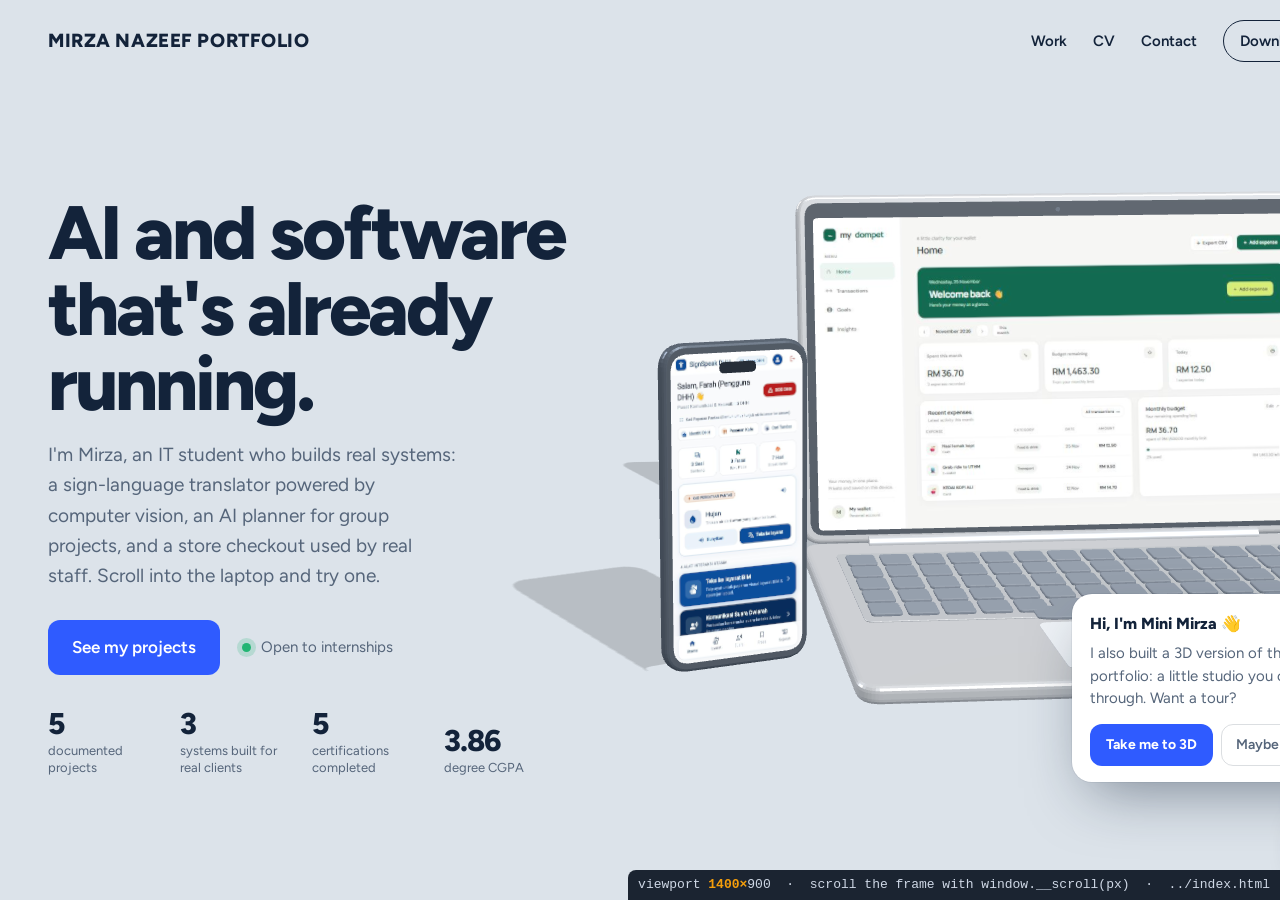
<file: tools/preview-lab.html>
<!doctype html>
<html lang="en">
<head>
<meta charset="utf-8">
<title>Width harness — check the site at any viewport</title>
<meta name="description" content="Local testing page: shows index.html inside a frame of an exact pixel width so the responsive layout can be screenshotted without resizing the browser window.">
<style>
  body { margin: 0; background: #1b2431; font: 13px/1.4 ui-monospace, Consolas, monospace; }
  #bar { position: fixed; bottom: 0; right: 0; z-index: 2; background: #1b2431; color: #cfd8e6;
         padding: 6px 10px; border-top-left-radius: 8px; }
  #bar b { color: #f59e0b; }
  #stage { display: block; border: 0; margin: 0; }
</style>
</head>
<body>
<div id="bar"></div>
<iframe id="stage" title="Portfolio under test"></iframe>
<script>
  var q = new URLSearchParams(location.search);
  var w = parseInt(q.get('w'), 10) || 1400;
  var h = parseInt(q.get('h'), 10) || 900;
  var page = q.get('page') || '../index.html';
  var stage = document.getElementById('stage');
  stage.style.width = w + 'px';
  stage.style.height = h + 'px';
  stage.src = page;
  document.getElementById('bar').innerHTML =
    'viewport <b>' + w + '×</b>' + h + ' &nbsp;·&nbsp; scroll the frame with ' +
    'window.__scroll(px) &nbsp;·&nbsp; ' + page;

  /* the outer document is exactly as wide as the frame, so a full-page
     screenshot of this page captures the layout at that width */
  document.documentElement.style.width = w + 'px';
  document.body.style.width = w + 'px';

  window.__scroll = function (px) { stage.contentWindow.scrollTo(0, px); return px; };
  window.__section = function (id) {
    document.getElementById('bar').style.display = 'none';
    var el = stage.contentDocument.getElementById(id);
    el.scrollIntoView({ behavior: 'instant', block: 'start' });
    return Math.round(stage.contentWindow.scrollY);
  };

  /* ?print=1 unwraps @media print and applies the result as an ordinary sheet,
     so the Ctrl+P document can be screenshotted without a print dialog */
  if (q.get('print')) {
    stage.addEventListener('load', function () {
      fetch('../css/print.css').then(function (r) { return r.text(); }).then(function (t) {
        var head = '@media print {';
        var css = t.slice(t.indexOf(head) + head.length, t.lastIndexOf('}'));
        var style = stage.contentDocument.createElement('style');
        style.textContent = css + '\n.print-only{display:block}';
        stage.contentDocument.head.appendChild(style);
        document.getElementById('bar').style.display = 'none';
      });
    });
  }
</script>
</body>
</html>
</file>
<file: studio/studio.css>
/* The Studio — a warm, bright isometric building the camera flies through.
   sky    #F4EFE8  base          ink   #22262D  text
   slate  #6B6F77  secondary     orange #F07A2B the studio colour: actions,
   amber  #E6A23C  awards only          guide stripes, signs (var --cobalt) */
:root{--sky:#F4EFE8;--ink:#22262D;--slate:#6B6F77;--cobalt:#F07A2B;--amber:#E6A23C;--card:rgba(255,253,250,.9);--font:'Figtree',system-ui,sans-serif}
*{box-sizing:border-box}
html{scroll-behavior:smooth}
body{margin:0;background:linear-gradient(#FBF8F4,var(--sky));background-attachment:fixed;color:var(--ink);font:17px/1.55 var(--font)}
a{color:inherit}
:focus-visible{outline:3px solid var(--cobalt);outline-offset:3px;border-radius:6px}
#world{position:fixed;inset:0;width:100%;height:100%;display:block}

.top{position:fixed;top:0;left:0;right:0;z-index:10;display:flex;align-items:center;gap:22px;padding:16px clamp(16px,3vw,40px)}
.mark{font-weight:900;font-size:19px;letter-spacing:-.02em;text-decoration:none}
.rooms{display:flex;gap:4px;list-style:none;margin:0 auto;padding:5px;border-radius:999px;background:rgba(255,255,255,.7);backdrop-filter:blur(8px)}
.rooms a{display:block;font-size:13px;font-weight:600;text-decoration:none;padding:6px 11px;border-radius:999px;color:var(--slate);white-space:nowrap}
.rooms a.on{background:var(--ink);color:#fff}
.cv{font-size:14px;font-weight:600;text-decoration:none;padding:9px 16px;border-radius:999px;background:var(--ink);color:#fff}

main{position:relative;z-index:2}
.stop{min-height:115vh;display:flex;align-items:center;padding:110px clamp(16px,3vw,40px) 60px;pointer-events:none}
.stop:first-child{min-height:100vh}
.panel{pointer-events:auto;width:min(440px,100%);padding:30px;border-radius:24px;background:var(--card);backdrop-filter:blur(12px);
  box-shadow:0 30px 60px -30px rgba(34,38,45,.35);opacity:.25;transform:translateY(24px);transition:opacity .5s,transform .5s}
.stop.on .panel{opacity:1;transform:none}
.room-name{margin:0 0 10px;color:var(--cobalt);font-weight:600;font-size:14px}
.panel h1,.panel h2{margin:0 0 14px;font:900 clamp(34px,3.6vw,50px)/1 var(--font);letter-spacing:-.04em}
.panel h1 em,.panel h2 em{font-style:normal;color:var(--cobalt)}
.panel p{margin:0 0 12px;color:var(--slate)}
.panel ul{margin:8px 0 12px;padding-left:20px;color:var(--slate)}

/* hero panel has no card: type sits on the sky like the reference */
.stop.hero .panel{background:none;box-shadow:none;backdrop-filter:none;padding:0;width:min(560px,100%)}
.stop.hero h1{font-size:clamp(48px,6vw,86px)}
.stats{display:grid;grid-template-columns:repeat(4,auto);gap:4px 26px;margin:26px 0 0;justify-content:start}
.stats div{display:flex;flex-direction:column-reverse}
.stats dd{margin:0;font:900 30px/1 var(--font);letter-spacing:-.03em}
.stats dt{font-size:12px;color:var(--slate);max-width:12ch;line-height:1.3;margin-top:4px}
.hint{margin-top:26px;font-size:14px;color:var(--slate)}

.btn{display:inline-block;margin-top:10px;padding:13px 22px;border-radius:14px;background:var(--cobalt);color:#fff;font:600 16px var(--font);text-decoration:none;border:0;cursor:pointer}
.btn.ghost{background:none;color:var(--ink);border:1.5px solid rgba(34,38,45,.25)}
.row{display:flex;flex-wrap:wrap;gap:10px;align-items:center}

.facts{display:flex;flex-wrap:wrap;gap:20px;margin:14px 0 6px}
.facts b{display:block;font:900 26px/1 var(--font);letter-spacing:-.02em}
.facts span{font-size:12px;color:var(--slate)}
.tags{display:flex;flex-wrap:wrap;gap:6px;margin:10px 0}
.tags span{font-size:13px;padding:4px 10px;border-radius:999px;background:rgba(240,122,43,.1);color:var(--ink)}

.glance{display:grid;grid-template-columns:1fr 1fr;gap:12px 20px;margin:16px 0 0}
.glance dt{font-size:12px;color:var(--slate)}.glance dd{margin:0;font-weight:600;font-size:15px}

.edu{padding:14px 0;border-top:1px solid rgba(34,38,45,.1)}
.edu:first-of-type{border-top:0;padding-top:0}
.edu .cg{float:right;font:900 40px/1 var(--font);color:var(--cobalt);letter-spacing:-.03em;margin-left:12px}
.edu h3{margin:0;font-size:18px;line-height:1.25}
.edu small{color:var(--slate)}
.pills{display:flex;flex-wrap:wrap;gap:6px;margin-top:8px}
.pills span{font-size:13px;padding:4px 10px;border-radius:999px;background:rgba(245,165,36,.16);color:#7A4E00;font-weight:600}

.list{list-style:none;padding:0!important;margin:6px 0 0!important}
.list li{padding:10px 0;border-top:1px solid rgba(34,38,45,.1)}
.list li:first-child{border-top:0}
.list b{display:block;color:var(--ink)}.list span{font-size:14px}
.award b::before{content:"";display:inline-block;width:9px;height:9px;border-radius:50%;background:var(--amber);margin-right:8px}

.job{padding:12px 0;border-top:1px solid rgba(34,38,45,.1)}
.job:first-of-type{border-top:0}
.job h3{margin:0;font-size:18px}.job small{color:var(--slate)}
.job ul{font-size:15px;margin:6px 0 0}

.skillcats{display:grid;gap:12px;max-height:46vh;overflow:auto;padding-right:6px}
.skillcats h3{margin:0 0 6px;font-size:13px;color:var(--slate);font-weight:600}
.chips{display:flex;flex-wrap:wrap;gap:5px}
.chip{font:600 13px var(--font);padding:5px 10px;border-radius:8px;border:1px solid rgba(34,38,45,.14);background:#fff;color:var(--ink);cursor:pointer}
.chip.on{background:var(--ink);color:#fff}
.chip.src-industry{box-shadow:inset 3px 0 0 var(--amber)}
.skillnote{font-size:14px;min-height:2.6em;margin:12px 0 0!important}

.form{display:grid;gap:10px;margin-top:12px}
.form input,.form textarea{font:15px var(--font);padding:11px 12px;border-radius:10px;border:1px solid rgba(34,38,45,.18);background:#fff}
.honey{position:absolute;left:-9999px}

.modal{position:fixed;inset:0;z-index:30;background:rgba(34,38,45,.55);display:grid;place-items:center;padding:24px}
.modal[hidden]{display:none}
.modal-box{position:relative;width:min(1200px,100%);height:min(780px,100%);background:#fff;border-radius:18px;overflow:hidden;box-shadow:0 40px 100px rgba(0,0,0,.4)}
.modal iframe{width:100%;height:100%;border:0}
.close{position:absolute;top:12px;right:12px;z-index:2;font:600 14px var(--font);padding:8px 14px;border-radius:999px;border:0;background:var(--ink);color:#fff;cursor:pointer}

@media (max-width:900px){ .rooms{display:none} .top{justify-content:space-between} }
@media (max-width:760px){
  .stop{align-items:flex-end;padding:0 12px 24px;min-height:125vh}
  .stop:first-child{min-height:100vh}
  .panel{padding:22px}
  .stop.hero .panel{padding:0}
  .stats{grid-template-columns:repeat(4,1fr);gap:6px}
  .stats dd{font-size:21px}.stats dt{font-size:11px}
  .skillcats{max-height:38vh}
}
@media (prefers-reduced-motion:reduce){ html{scroll-behavior:auto} .panel{transition:none} }

/* version switch (3D Studio / Classic) */
.switch{position:fixed;right:18px;bottom:18px;z-index:30;display:flex;gap:4px;padding:5px;border-radius:999px;background:rgba(34,38,45,.88);backdrop-filter:blur(8px);box-shadow:0 10px 30px rgba(0,0,0,.18)}
.switch a{font:600 13px var(--font);color:#E9E4DD;text-decoration:none;padding:8px 14px;border-radius:999px}
.switch a[aria-current="page"]{background:var(--cobalt);color:#fff}
.top .alt{font-size:14px;font-weight:600;text-decoration:none;color:var(--slate)}
@media (max-width:900px){ .top .alt{margin-left:auto} }
/* phones: one tidy row with a soft backdrop, so room signs never collide with it;
   the classic-version link moves to Mini Mirza in the corner */
@media (max-width:760px){
  .top{gap:12px;padding:10px 14px;background:linear-gradient(rgba(251,248,244,.96),rgba(251,248,244,.82));backdrop-filter:blur(10px);box-shadow:0 1px 0 rgba(34,38,45,.06)}
  .mark{font-size:17px;white-space:nowrap}
  .top .alt{display:none}
  .cv{font-size:13px;padding:8px 14px;white-space:nowrap}
  .stats{grid-template-columns:repeat(2,auto);gap:14px 34px}
  .stats dd{font-size:26px}.stats dt{font-size:12px}
  .hint{margin-top:18px}
}
</file>
<file: css/guide.css>
/* Mini Mirza, the robot guide shared by the classic homepage and the 3D Studio.
   Each page supplies its own --ink, --slate and --cobalt colours. */
/* ---------------------------------------------------------- Mini Mirza guide
   A small robot of me, bottom right like a chat launcher, that leads between the two versions */
.sr-only{position:absolute;width:1px;height:1px;overflow:hidden;clip:rect(0 0 0 0);white-space:nowrap}
.guide{position:fixed;right:clamp(14px,2.5vw,28px);bottom:clamp(14px,2.5vw,28px);z-index:40;display:flex;flex-direction:column;align-items:flex-end;gap:12px;font-family:var(--body,var(--font))}
.guide-bot{position:relative;width:78px;height:78px;padding:6px 4px 0;border:0;border-radius:50%;background:#fff;cursor:pointer;
  box-shadow:0 14px 34px -10px rgba(19,35,58,.45),0 0 0 1px rgba(19,35,58,.08);animation:g-bob 3.2s ease-in-out infinite;transition:transform .2s}
.guide-bot:hover{transform:scale(1.07)}
.guide-bot svg{width:100%;height:100%;display:block;overflow:visible}
.guide-tag{position:absolute;top:-4px;left:-6px;font:800 11px/1 var(--body,var(--font));letter-spacing:.04em;color:#fff;background:var(--cobalt);padding:5px 7px;border-radius:999px;box-shadow:0 4px 10px rgba(47,91,255,.4)}
.g-light{animation:g-glow 1.8s ease-in-out infinite}
.g-eyes{transform-origin:40px 38px;animation:g-blink 4.6s infinite}
.g-arm{transform-origin:65px 68px}
.guide.wave .g-arm,.guide-bot:hover .g-arm{animation:g-wave .8s ease-in-out 2}
.guide-bubble{width:min(300px,calc(100vw - 40px));padding:18px 18px 16px;border-radius:20px 20px 6px 20px;background:#fff;color:var(--ink);
  box-shadow:0 24px 60px -18px rgba(19,35,58,.5),0 0 0 1px rgba(19,35,58,.06);opacity:0;transform:translateY(10px) scale(.96);transform-origin:bottom right;transition:opacity .25s,transform .25s}
.guide.open .guide-bubble{opacity:1;transform:none}
.guide-bubble p{margin:0;font-size:15px;line-height:1.5;color:var(--slate)}
.guide-bubble .guide-title{font-weight:800;font-size:16px;color:var(--ink);margin-bottom:6px}
.guide-actions{display:flex;gap:8px;margin-top:14px;flex-wrap:wrap}
.guide-go{font-weight:700;font-size:14px;color:#fff;background:var(--cobalt);padding:10px 16px;border-radius:12px;text-decoration:none}
.guide-later{font:600 14px var(--body,var(--font));color:var(--slate);background:none;border:1.5px solid rgba(19,35,58,.15);padding:9px 14px;border-radius:12px;cursor:pointer}
body.app-open .guide{opacity:0;pointer-events:none;transition:opacity .2s}
@keyframes g-bob{0%,100%{translate:0 0}50%{translate:0 -5px}}
@keyframes g-blink{0%,92%,100%{transform:scaleY(1)}95%{transform:scaleY(.1)}}
@keyframes g-glow{0%,100%{fill:#2F5BFF}50%{fill:#9EE6C4}}
@keyframes g-wave{0%,100%{transform:rotate(0)}30%{transform:rotate(-18deg)}70%{transform:rotate(12deg)}}
@media (max-width:760px){ .guide-bot{width:64px;height:64px} }
@media (prefers-reduced-motion:reduce){ .guide-bot,.g-light,.g-eyes,.g-arm{animation:none!important} }
</file>
